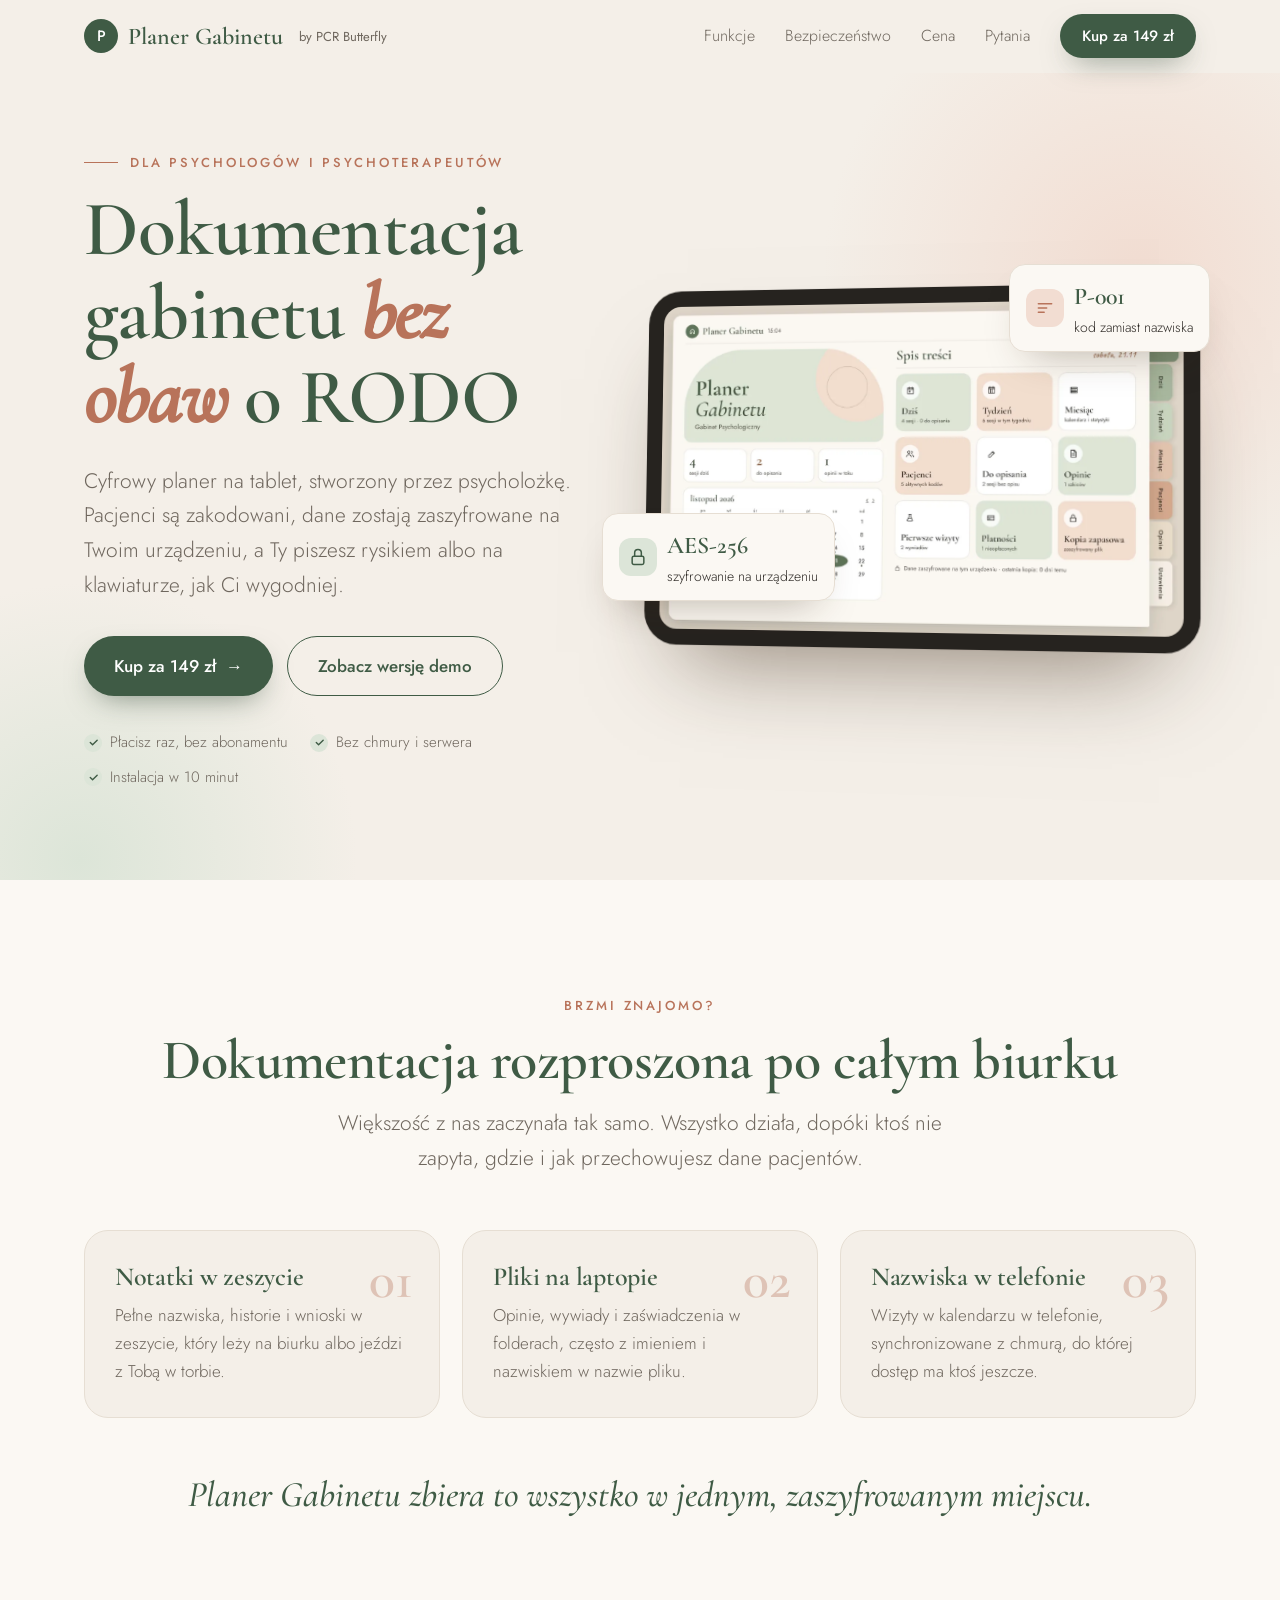
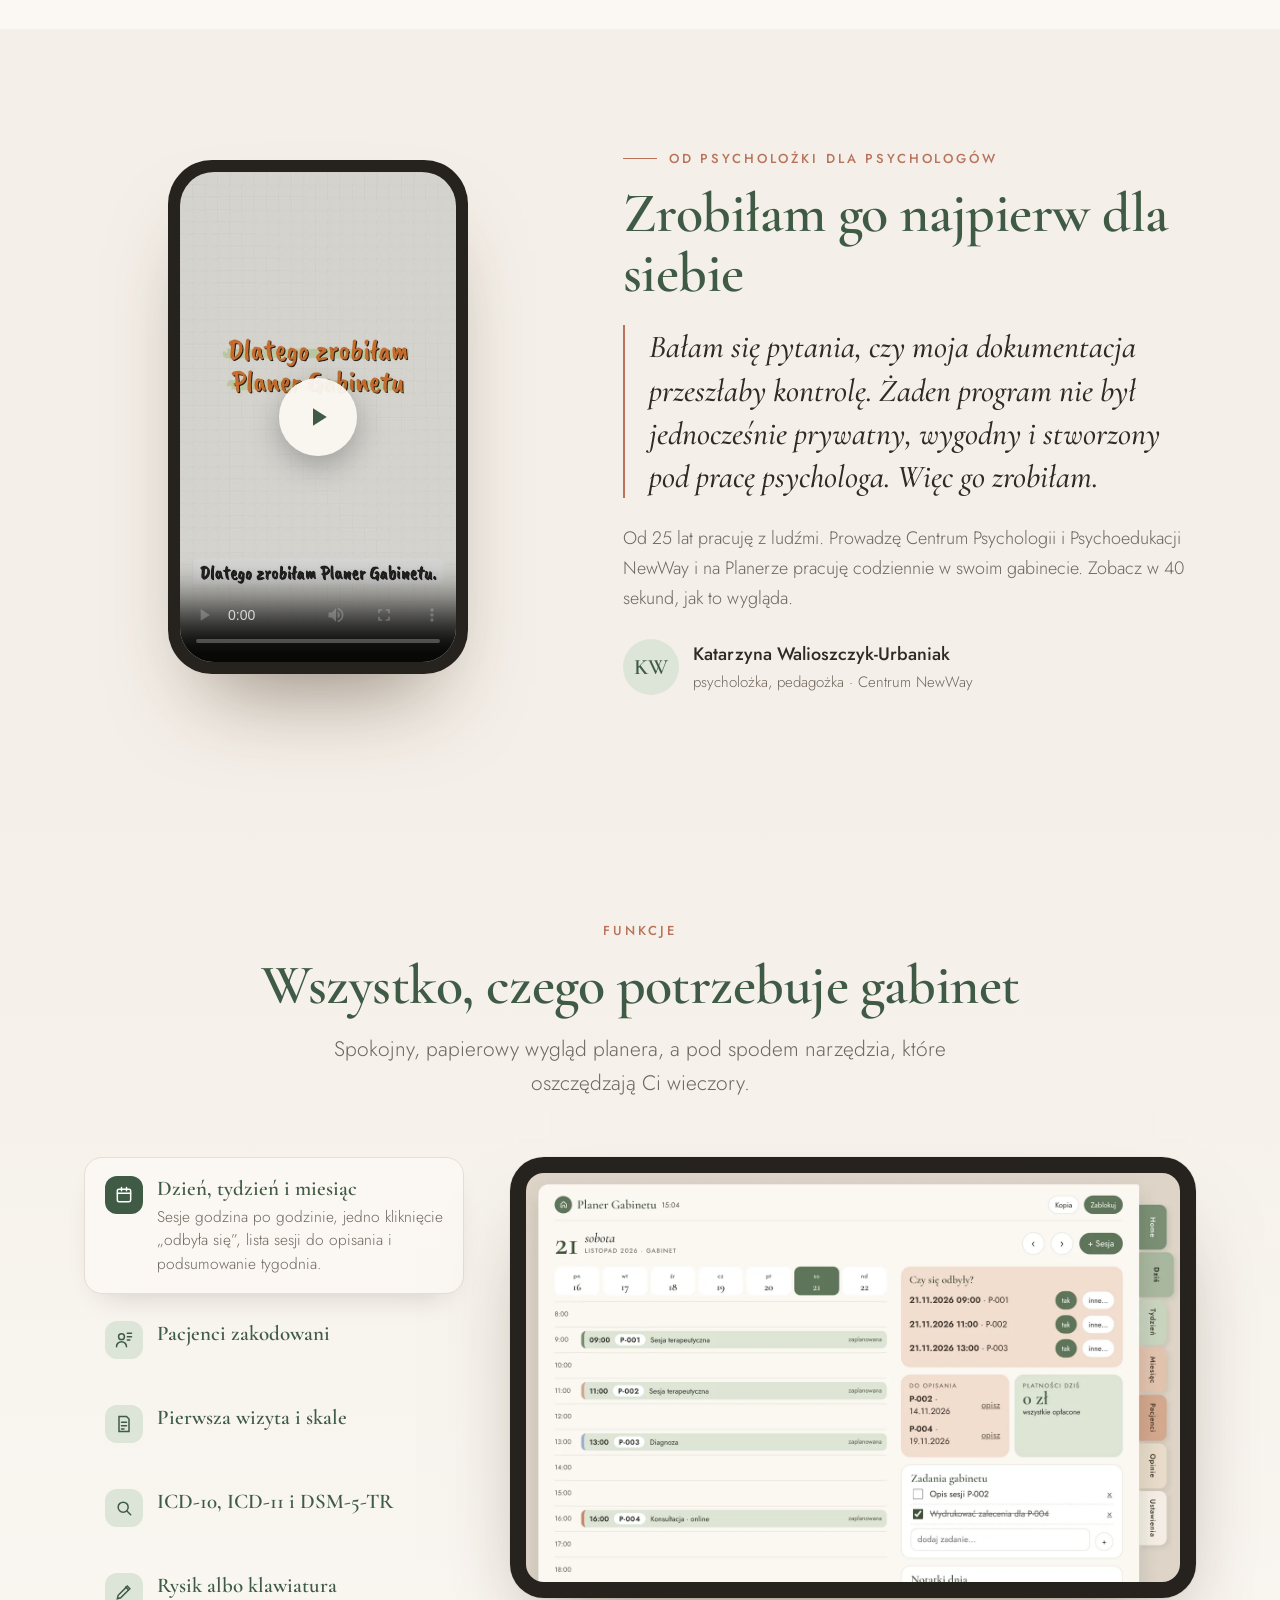
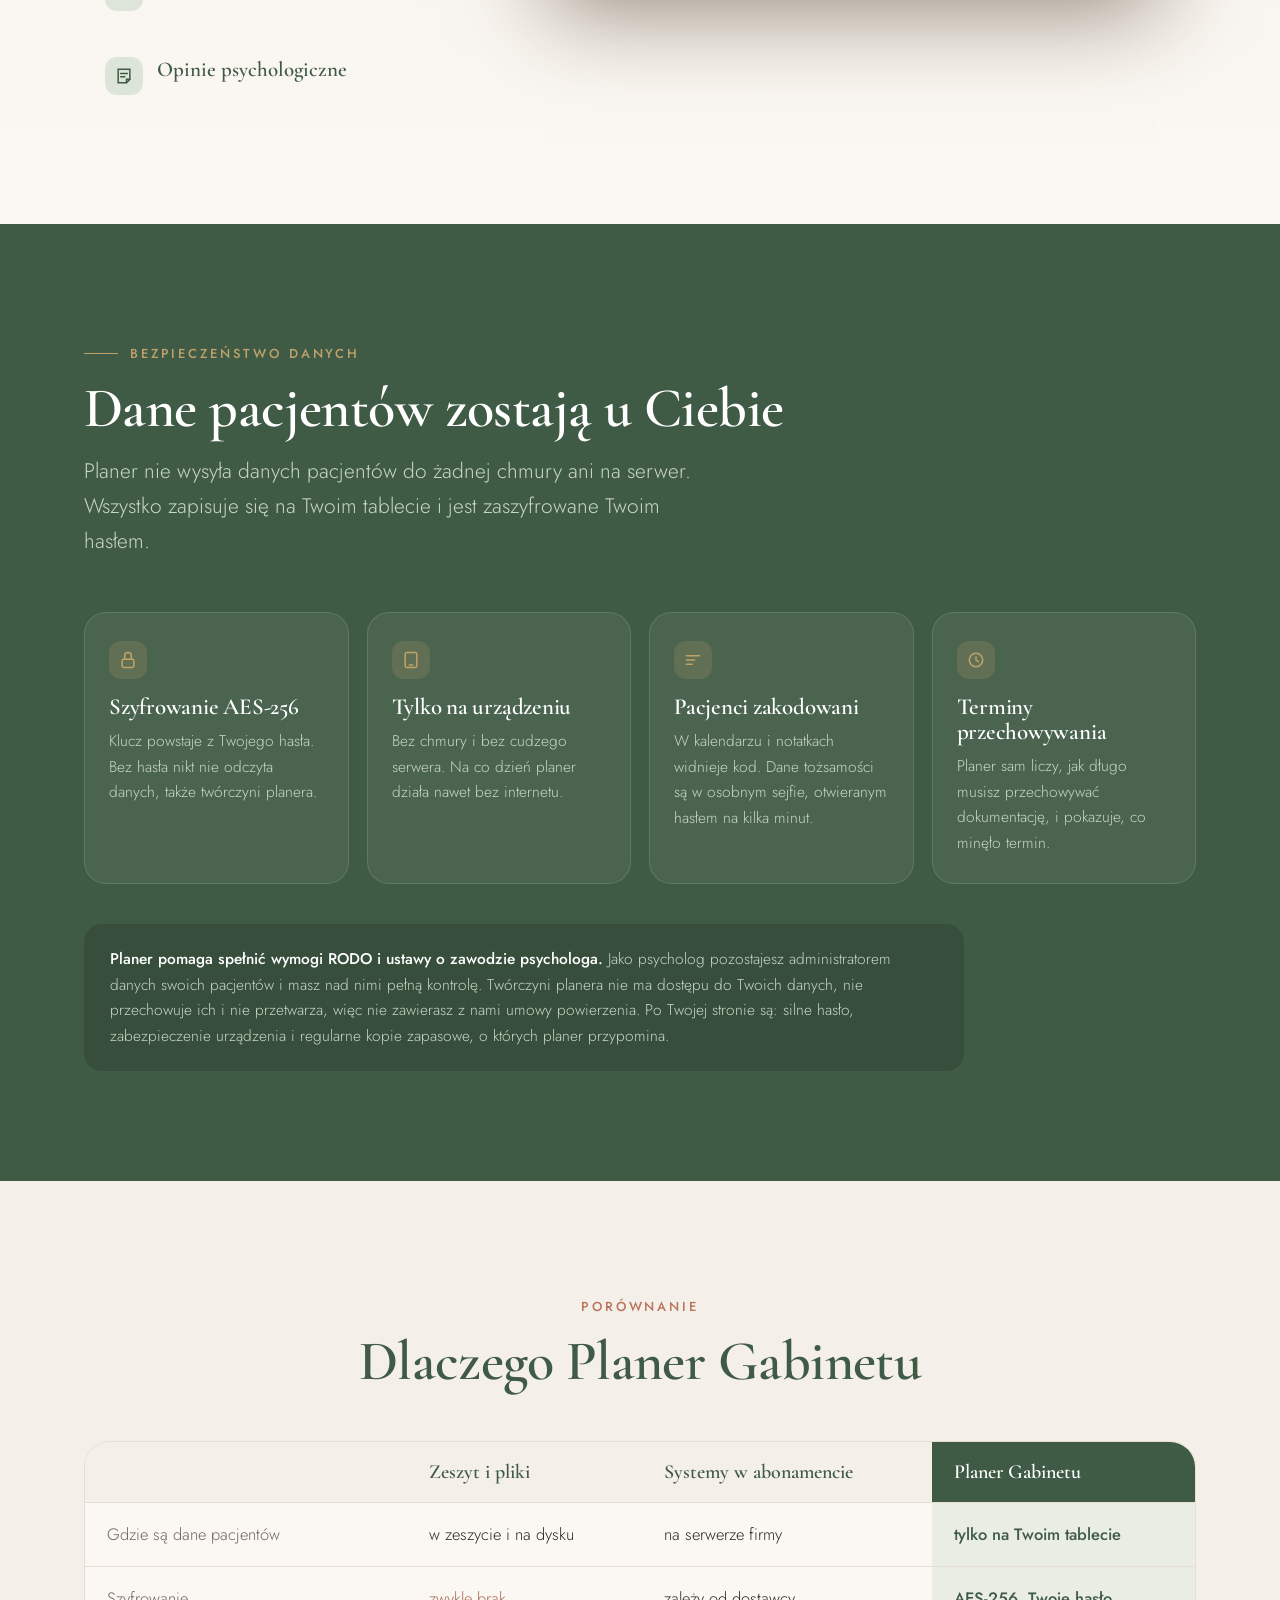
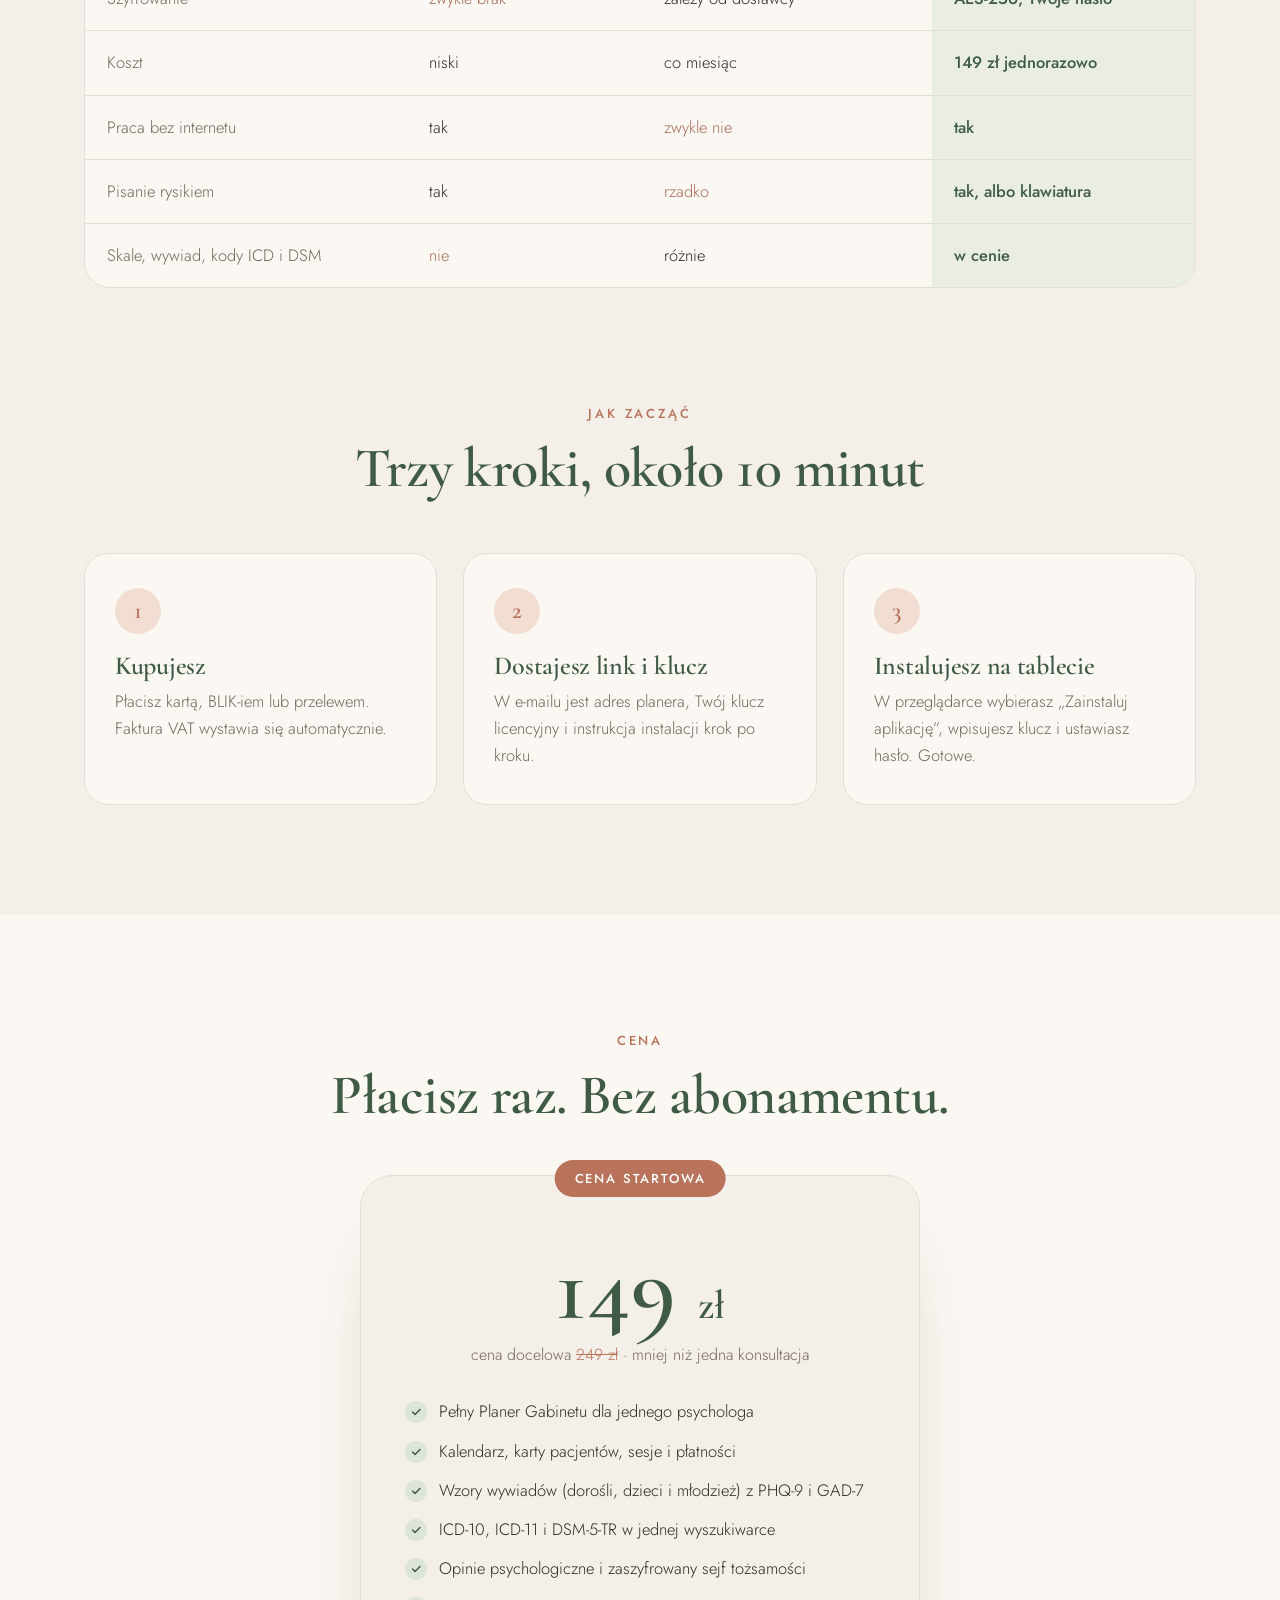
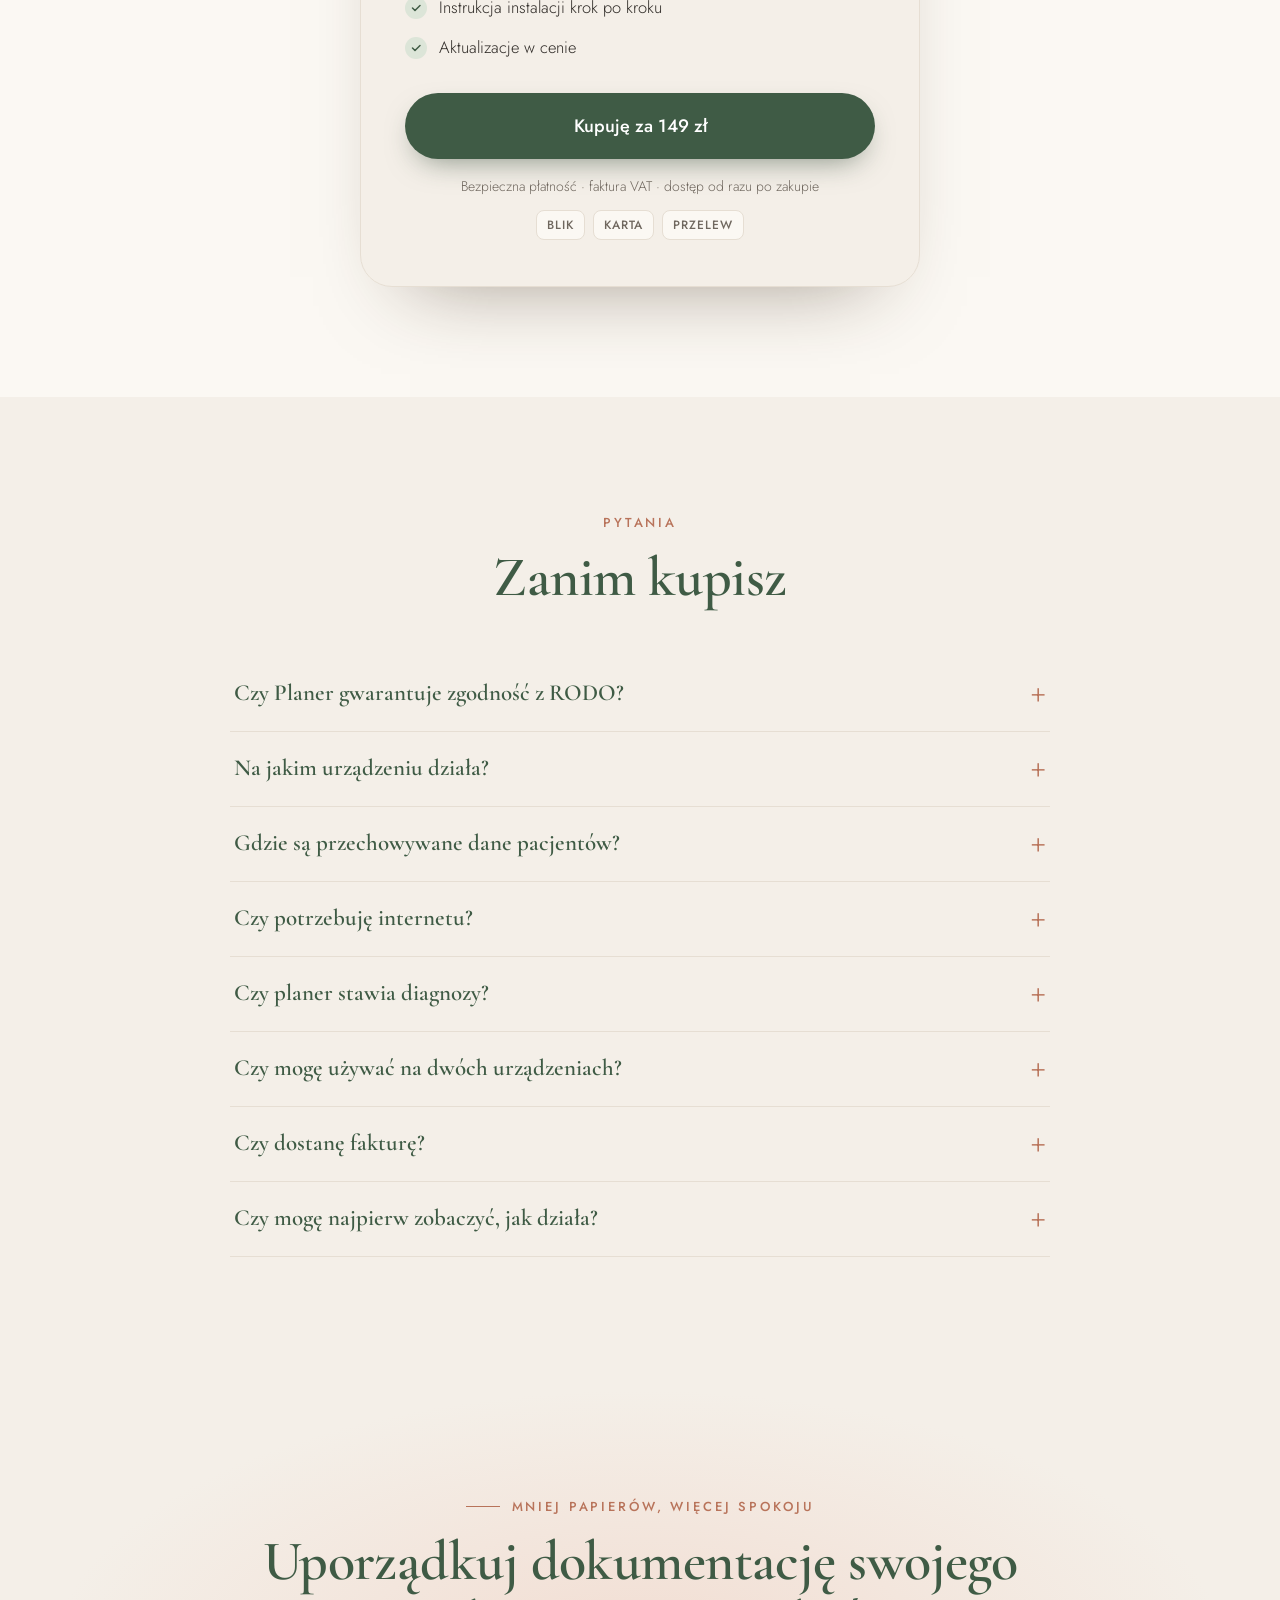
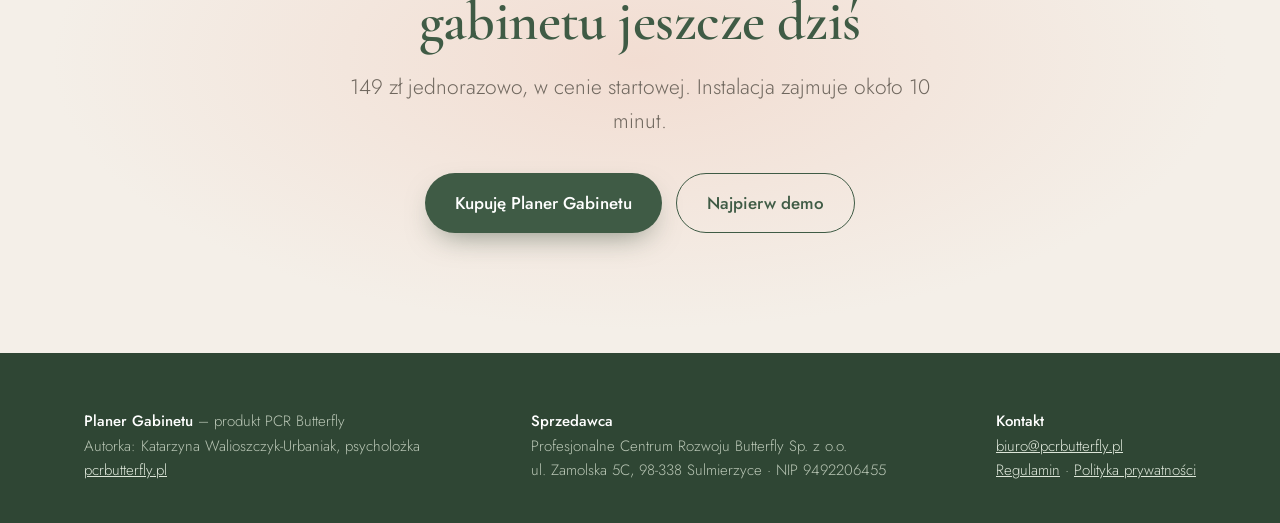
<file: index.html>
<!DOCTYPE html>
<html lang="pl">
<head>
<meta charset="utf-8">
<meta name="viewport" content="width=device-width, initial-scale=1">
<title>Planer Gabinetu – cyfrowy planer psychologa i psychoterapeuty | PCR Butterfly</title>
<meta name="description" content="Dokumentacja gabinetu bez obaw o RODO. Pacjenci zakodowani, dane zaszyfrowane tylko na Twoim tablecie. Wywiad, PHQ-9, GAD-7, ICD-10, ICD-11, DSM-5-TR. Płacisz raz – 149 zł.">
<meta property="og:title" content="Planer Gabinetu – dokumentacja gabinetu bez obaw o RODO">
<meta property="og:description" content="Cyfrowy planer psychologa na tablet. Pacjenci zakodowani, dane zaszyfrowane na Twoim urządzeniu. Płacisz raz – 149 zł.">
<meta property="og:image" content="assets/home.webp">
<link rel="stylesheet" href="assets/fonts/fonts.css">
<style>
:root{--bg:#F4EFE8;--paper:#FBF8F3;--ink:#2E2A26;--muted:#6F675E;--deep:#3F5B45;--deep2:#2F4634;--sage:#DCE5D8;--rose:#F2DDD2;--terra:#B8735A;--line:#E6DED3;--gold:#BFA26A}
*{box-sizing:border-box;margin:0;padding:0}
html{scroll-behavior:smooth}
body{background:var(--bg);color:var(--ink);font:300 18px/1.65 'Jost',system-ui,sans-serif;-webkit-font-smoothing:antialiased}
img,video{display:block;max-width:100%}
a{color:inherit}
h1,h2,h3{font-family:'Cormorant Garamond',Georgia,serif;font-weight:600;color:var(--deep);line-height:1.08;letter-spacing:-.01em}
h1{font-size:clamp(44px,6.2vw,78px)}
h2{font-size:clamp(36px,4.4vw,56px)}
h3{font-size:26px}
em{font-style:italic;color:var(--terra)}
b,strong{font-weight:500}
.wrap{max-width:1160px;margin:0 auto;padding:0 24px}
section{padding:110px 0}
.eyebrow{font:500 13px/1 'Jost';letter-spacing:.22em;text-transform:uppercase;color:var(--terra);margin-bottom:18px;display:inline-flex;align-items:center;gap:12px}
.eyebrow::before{content:"";width:34px;height:1px;background:var(--terra)}
.lead{font-size:21px;color:var(--muted);max-width:620px}
.center{text-align:center}.center .lead{margin:0 auto}.center .eyebrow::before{display:none}
.btn{display:inline-flex;align-items:center;gap:10px;padding:17px 30px;border-radius:999px;font:500 17px 'Jost';text-decoration:none;transition:transform .2s,box-shadow .2s,background .2s;cursor:pointer;border:0}
.btn.primary{background:var(--deep);color:#fff;box-shadow:0 12px 30px -12px rgba(47,70,52,.6)}
.btn.primary:hover{background:var(--deep2);transform:translateY(-2px)}
.btn.ghost{background:transparent;color:var(--deep);border:1.5px solid var(--deep)}
.btn.ghost:hover{background:var(--sage)}
.reveal{opacity:0;transform:translateY(24px);transition:opacity .8s ease,transform .8s ease}
.reveal.in{opacity:1;transform:none}

/* nav */
nav{position:sticky;top:0;z-index:40;background:rgba(244,239,232,.86);backdrop-filter:blur(12px);border-bottom:1px solid transparent;transition:border .3s}
nav.scrolled{border-color:var(--line)}
nav .wrap{display:flex;align-items:center;justify-content:space-between;height:72px}
.brand{font:600 24px 'Cormorant Garamond';color:var(--deep);text-decoration:none;display:flex;align-items:center;gap:10px}
.brand i{width:34px;height:34px;border-radius:50%;background:var(--deep);display:grid;place-items:center;color:#fff;font:500 15px 'Jost';font-style:normal}
nav .links{display:flex;gap:30px;align-items:center;font-size:16px}
nav .links a{text-decoration:none;color:var(--muted)}nav .links a:hover{color:var(--deep)}
nav .btn{padding:11px 22px;font-size:15px}
@media(max-width:860px){nav .links a:not(.btn){display:none}}

/* hero */
.hero{padding:70px 0 90px;position:relative;overflow:hidden}
.hero::before{content:"";position:absolute;right:-180px;top:-120px;width:640px;height:640px;border-radius:50%;background:radial-gradient(circle,var(--rose) 0%,rgba(242,221,210,0) 70%);z-index:-1}
.hero::after{content:"";position:absolute;left:-200px;bottom:-260px;width:560px;height:560px;border-radius:50%;background:radial-gradient(circle,var(--sage) 0%,rgba(220,229,216,0) 70%);z-index:-1}
.hero .grid{display:grid;grid-template-columns:1.02fr 1.15fr;gap:56px;align-items:center}
.hero h1{margin-bottom:24px}
.hero .lead{margin-bottom:34px}
.hero .ctas{display:flex;gap:14px;flex-wrap:wrap;margin-bottom:34px}
.trust{display:flex;flex-wrap:wrap;gap:10px 22px;font-size:15px;color:var(--muted)}
.trust span{display:flex;align-items:center;gap:8px}
.trust span::before{content:"";width:18px;height:18px;border-radius:50%;background:var(--sage) url("data:image/svg+xml,%3Csvg xmlns='http://www.w3.org/2000/svg' viewBox='0 0 24 24' fill='none' stroke='%233F5B45' stroke-width='3' stroke-linecap='round' stroke-linejoin='round'%3E%3Cpath d='M5 12l5 5L20 7'/%3E%3C/svg%3E") center/11px no-repeat}
.tablet{position:relative;background:#26231f;border-radius:34px;padding:16px;box-shadow:0 50px 90px -40px rgba(60,40,20,.55),0 0 0 1px rgba(0,0,0,.04);transform:perspective(1600px) rotateY(-9deg) rotateX(3deg);transition:transform .6s}
.tablet:hover{transform:perspective(1600px) rotateY(-3deg) rotateX(1deg)}
.tablet img{border-radius:18px;width:100%;height:auto;aspect-ratio:16/10;object-fit:cover;object-position:top}
.badge-float{position:absolute;background:var(--paper);border:1px solid var(--line);border-radius:16px;padding:12px 16px;box-shadow:0 20px 40px -20px rgba(60,40,20,.35);font-size:14px;display:flex;align-items:center;gap:10px;color:var(--ink)}
.badge-float b{font-family:'Cormorant Garamond';font-size:24px;color:var(--deep);font-weight:600}
.bf1{left:-34px;bottom:46px}.bf2{right:-14px;top:-22px}
.ico{width:38px;height:38px;border-radius:12px;display:grid;place-items:center;flex:0 0 38px}
.ico svg{width:20px;height:20px}
@media(max-width:600px){.badge-float{display:none}}
@media(max-width:960px){.hero .grid{grid-template-columns:1fr}.tablet{transform:none}.bf1{left:8px}.bf2{right:8px}}

/* problem */
.problem{background:var(--paper)}
.cards3{display:grid;grid-template-columns:repeat(3,1fr);gap:22px;margin-top:54px}
.pcard{background:var(--bg);border-radius:24px;padding:32px 30px;border:1px solid var(--line);position:relative}
.pcard .num{font:600 54px/1 'Cormorant Garamond';color:var(--terra);opacity:.35;position:absolute;right:26px;top:22px}
.pcard h3{margin-bottom:10px}
.pcard p{color:var(--muted);font-size:17px}
.turn{margin-top:54px;text-align:center;font:500 italic clamp(26px,3vw,36px)/1.3 'Cormorant Garamond';color:var(--deep)}
@media(max-width:860px){.cards3{grid-template-columns:1fr}}

/* founder */
.founder .grid{display:grid;grid-template-columns:.9fr 1.1fr;gap:70px;align-items:center}
.phone{width:300px;margin:0 auto;background:#26231f;border-radius:44px;padding:12px;box-shadow:0 50px 90px -40px rgba(60,40,20,.55);position:relative}
.phone video{border-radius:34px;width:100%;aspect-ratio:9/16;background:#000;object-fit:cover}
.phone .play{position:absolute;inset:12px;border-radius:34px;display:grid;place-items:center;background:rgba(38,35,31,.18);cursor:pointer;border:0;transition:opacity .3s}
.phone .play span{width:78px;height:78px;border-radius:50%;background:rgba(251,248,243,.95);display:grid;place-items:center;box-shadow:0 10px 30px rgba(0,0,0,.25)}
.phone .play.hide{opacity:0;pointer-events:none}
.quote{font:500 italic clamp(24px,2.6vw,32px)/1.35 'Cormorant Garamond';color:var(--ink);margin:22px 0 26px;padding-left:24px;border-left:2px solid var(--terra)}
.sign{display:flex;align-items:center;gap:14px;margin-top:26px}
.sign .av{width:56px;height:56px;border-radius:50%;background:var(--sage);display:grid;place-items:center;font:600 22px 'Cormorant Garamond';color:var(--deep)}
.sign small{display:block;color:var(--muted);font-size:15px}
@media(max-width:860px){.founder .grid{grid-template-columns:1fr;gap:40px}}

/* features tabs */
.features{background:linear-gradient(180deg,var(--bg),var(--paper))}
.ftabs{display:grid;grid-template-columns:380px 1fr;gap:46px;margin-top:56px;align-items:start}
.flist{display:flex;flex-direction:column;gap:8px}
.fbtn{text-align:left;background:transparent;border:1px solid transparent;border-radius:18px;padding:18px 20px;cursor:pointer;font:inherit;color:inherit;transition:all .25s;display:flex;gap:14px;align-items:flex-start}
.fbtn h4{font:600 21px/1.2 'Cormorant Garamond';color:var(--deep);margin-bottom:4px}
.fbtn p{font-size:15.5px;color:var(--muted);line-height:1.5;max-height:0;overflow:hidden;transition:max-height .35s}
.fbtn.on{background:var(--paper);border-color:var(--line);box-shadow:0 14px 30px -20px rgba(60,40,20,.3)}
.fbtn.on p{max-height:120px}
.fbtn .ico{background:var(--sage)}
.fbtn.on .ico{background:var(--deep)}.fbtn.on .ico svg{stroke:#fff}
.fview{position:sticky;top:100px}
.fview .tablet{transform:none}
.fview img{transition:opacity .35s}
@media(max-width:960px){.ftabs{grid-template-columns:1fr}.fview{position:static;order:-1}}

/* security */
.security{background:var(--deep);color:#EEF2EC;position:relative;overflow:hidden}
.security h2{color:#fff}.security .lead{color:#C9D5C6}.security .eyebrow{color:var(--gold)}.security .eyebrow::before{background:var(--gold)}
.sgrid{display:grid;grid-template-columns:repeat(4,1fr);gap:18px;margin-top:54px}
.scard{background:rgba(255,255,255,.06);border:1px solid rgba(255,255,255,.12);border-radius:22px;padding:28px 24px}
.scard h3{color:#fff;font-size:23px;margin:16px 0 8px}
.scard p{font-size:15.5px;color:#C9D5C6}
.scard .ico{background:rgba(191,162,106,.2)}.scard .ico svg{stroke:var(--gold)}
.legal{margin-top:40px;padding:22px 26px;border-radius:18px;background:rgba(0,0,0,.14);font-size:15.5px;color:#C9D5C6;max-width:880px}
.legal b{color:#fff}
@media(max-width:960px){.sgrid{grid-template-columns:1fr 1fr}}@media(max-width:560px){.sgrid{grid-template-columns:1fr}}

/* compare */
.cmp{margin-top:50px;background:var(--paper);border-radius:26px;border:1px solid var(--line);overflow:hidden}
.cmp table{width:100%;border-collapse:collapse;font-size:16.5px}
.cmp th,.cmp td{padding:18px 22px;text-align:left;border-bottom:1px solid var(--line)}
.cmp th{font:600 20px 'Cormorant Garamond';color:var(--deep);background:var(--bg)}
.cmp th.us,.cmp td.us{background:rgba(220,229,216,.55)}
.cmp th.us{background:var(--deep);color:#fff}
.cmp tr:last-child td{border-bottom:0}
.cmp td:first-child{color:var(--muted)}
.y{color:var(--deep);font-weight:500}.n{color:#A86B57}
@media(max-width:700px){.cmp{overflow-x:auto}.cmp table{min-width:640px}}

/* steps */
.steps{display:grid;grid-template-columns:repeat(3,1fr);gap:26px;margin-top:54px;counter-reset:s}
.step{background:var(--paper);border:1px solid var(--line);border-radius:24px;padding:34px 30px;position:relative}
.step::before{counter-increment:s;content:counter(s);width:46px;height:46px;border-radius:50%;background:var(--rose);color:var(--terra);display:grid;place-items:center;font:600 24px 'Cormorant Garamond';margin-bottom:18px}
.step h3{margin-bottom:8px}.step p{color:var(--muted);font-size:16.5px}
@media(max-width:860px){.steps{grid-template-columns:1fr}}

/* pricing */
.pricing{background:var(--paper)}
.pcardx{max-width:560px;margin:50px auto 0;background:var(--bg);border-radius:32px;border:1px solid var(--line);padding:46px 44px;text-align:center;box-shadow:0 40px 80px -50px rgba(60,40,20,.5);position:relative}
.ribbon{position:absolute;top:-16px;left:50%;transform:translateX(-50%);background:var(--terra);color:#fff;font:500 13px 'Jost';letter-spacing:.14em;text-transform:uppercase;padding:9px 20px;border-radius:999px}
.price{font:600 96px/1 'Cormorant Garamond';color:var(--deep);margin:18px 0 6px}
.price small{font-size:40px}
.old{color:var(--muted);font-size:16px}.old s{color:var(--terra)}
.incl{list-style:none;text-align:left;margin:30px 0 32px;display:grid;gap:12px;font-size:16.5px}
.incl li{display:flex;gap:12px;align-items:flex-start}
.incl li::before{content:"";flex:0 0 22px;height:22px;margin-top:3px;border-radius:50%;background:var(--sage) url("data:image/svg+xml,%3Csvg xmlns='http://www.w3.org/2000/svg' viewBox='0 0 24 24' fill='none' stroke='%233F5B45' stroke-width='3' stroke-linecap='round' stroke-linejoin='round'%3E%3Cpath d='M5 12l5 5L20 7'/%3E%3C/svg%3E") center/12px no-repeat}
.pcardx .btn{width:100%;justify-content:center;font-size:18px;padding:20px}
.fine{margin-top:16px;font-size:14px;color:var(--muted)}
.pay{display:flex;justify-content:center;gap:8px;margin-top:12px;flex-wrap:wrap}
.pay span{font:500 12px 'Jost';letter-spacing:.08em;border:1px solid var(--line);border-radius:8px;padding:5px 10px;color:var(--muted);background:var(--paper)}

/* faq */
.faq{max-width:820px;margin:50px auto 0}
.faq details{border-bottom:1px solid var(--line);padding:22px 4px}
.faq summary{cursor:pointer;list-style:none;font:600 23px/1.3 'Cormorant Garamond';color:var(--deep);display:flex;justify-content:space-between;gap:20px}
.faq summary::-webkit-details-marker{display:none}
.faq summary::after{content:"+";font:300 28px/1 'Jost';color:var(--terra);transition:transform .3s}
.faq details[open] summary::after{transform:rotate(45deg)}
.faq p{margin-top:12px;color:var(--muted);font-size:17px}

/* final */
.final{text-align:center;padding:120px 0;background:radial-gradient(ellipse at center,var(--rose) 0%,var(--bg) 65%)}
.final h2{max-width:760px;margin:0 auto 18px}
.final .ctas{display:flex;justify-content:center;gap:14px;flex-wrap:wrap;margin-top:34px}

footer{background:var(--deep2);color:#B9C6B5;padding:56px 0 40px;font-size:15px}
footer .wrap{display:flex;flex-wrap:wrap;justify-content:space-between;gap:28px}
footer b{color:#fff;font-weight:500}
footer a{color:#DDE6D9}
.sticky-buy{display:none}
@media(max-width:700px){section{padding:80px 0}.sticky-buy{display:flex;position:fixed;bottom:12px;left:12px;right:12px;z-index:50;justify-content:center;box-shadow:0 14px 34px rgba(0,0,0,.28)}footer{padding-bottom:110px}}
</style>
</head>
<body>

<nav id="nav"><div class="wrap">
  <a class="brand" href="#top"><i>P</i>Planer Gabinetu <small style="font:400 13px Jost;color:var(--muted);margin-left:6px">by PCR Butterfly</small></a>
  <div class="links"><a href="#funkcje">Funkcje</a><a href="#bezpieczenstwo">Bezpieczeństwo</a><a href="#cena">Cena</a><a href="#faq">Pytania</a><a class="btn primary js-buy" href="#cena">Kup za 149 zł</a></div>
</div></nav>

<header class="hero" id="top"><div class="wrap grid">
  <div class="reveal">
    <div class="eyebrow">Dla psychologów i psychoterapeutów</div>
    <h1>Dokumentacja gabinetu <em>bez obaw</em> o RODO</h1>
    <p class="lead">Cyfrowy planer na tablet, stworzony przez psycholożkę. Pacjenci są zakodowani, dane zostają zaszyfrowane na Twoim urządzeniu, a Ty piszesz rysikiem albo na klawiaturze, jak Ci wygodniej.</p>
    <div class="ctas"><a class="btn primary js-buy" href="#cena">Kup za 149 zł <span aria-hidden="true">→</span></a><a class="btn ghost js-demo" href="#" target="_blank" rel="noopener">Zobacz wersję demo</a></div>
    <div class="trust"><span>Płacisz raz, bez abonamentu</span><span>Bez chmury i serwera</span><span>Instalacja w 10 minut</span></div>
  </div>
  <div class="reveal" style="position:relative">
    <div class="tablet"><img src="assets/home.webp" alt="Ekran główny Planera Gabinetu: spis treści, kalendarz, sesje dnia" width="1440" height="900"></div>
    <div class="badge-float bf1"><div class="ico" style="background:var(--sage)"><svg viewBox="0 0 24 24" fill="none" stroke="#3F5B45" stroke-width="1.8" stroke-linecap="round"><rect x="5" y="11" width="14" height="10" rx="2"/><path d="M8 11V7a4 4 0 0 1 8 0v4"/></svg></div><div><b>AES-256</b><br>szyfrowanie na urządzeniu</div></div>
    <div class="badge-float bf2"><div class="ico" style="background:var(--rose)"><svg viewBox="0 0 24 24" fill="none" stroke="#B8735A" stroke-width="1.8" stroke-linecap="round"><path d="M4 7h16M4 12h10M4 17h7"/></svg></div><div><b>P-001</b><br>kod zamiast nazwiska</div></div>
  </div>
</div></header>

<section class="problem"><div class="wrap">
  <div class="center reveal"><div class="eyebrow">Brzmi znajomo?</div><h2>Dokumentacja rozproszona po całym biurku</h2><p class="lead" style="margin-top:16px">Większość z nas zaczynała tak samo. Wszystko działa, dopóki ktoś nie zapyta, gdzie i jak przechowujesz dane pacjentów.</p></div>
  <div class="cards3">
    <div class="pcard reveal"><span class="num">01</span><h3>Notatki w zeszycie</h3><p>Pełne nazwiska, historie i wnioski w zeszycie, który leży na biurku albo jeździ z Tobą w torbie.</p></div>
    <div class="pcard reveal"><span class="num">02</span><h3>Pliki na laptopie</h3><p>Opinie, wywiady i zaświadczenia w folderach, często z imieniem i nazwiskiem w nazwie pliku.</p></div>
    <div class="pcard reveal"><span class="num">03</span><h3>Nazwiska w telefonie</h3><p>Wizyty w kalendarzu w telefonie, synchronizowane z chmurą, do której dostęp ma ktoś jeszcze.</p></div>
  </div>
  <p class="turn reveal">Planer Gabinetu zbiera to wszystko w jednym, zaszyfrowanym miejscu.</p>
</div></section>

<section class="founder"><div class="wrap grid">
  <div class="reveal"><div class="phone">
    <video id="film" src="assets/film.mp4" poster="assets/film-poster.jpg" playsinline preload="metadata" controls></video>
    <button class="play" id="playBtn" aria-label="Odtwórz film"><span><svg width="30" height="30" viewBox="0 0 24 24" fill="#3F5B45"><path d="M8 5v14l11-7z"/></svg></span></button>
  </div></div>
  <div class="reveal">
    <div class="eyebrow">Od psycholożki dla psychologów</div>
    <h2>Zrobiłam go najpierw dla siebie</h2>
    <p class="quote">Bałam się pytania, czy moja dokumentacja przeszłaby kontrolę. Żaden program nie był jednocześnie prywatny, wygodny i stworzony pod pracę psychologa. Więc go zrobiłam.</p>
    <p class="lead" style="font-size:18px">Od 25 lat pracuję z ludźmi. Prowadzę Centrum Psychologii i Psychoedukacji NewWay i na Planerze pracuję codziennie w swoim gabinecie. Zobacz w 40 sekund, jak to wygląda.</p>
    <div class="sign"><div class="av">KW</div><div><b>Katarzyna Walioszczyk-Urbaniak</b><small>psycholożka, pedagożka · Centrum NewWay</small></div></div>
  </div>
</div></section>

<section class="features" id="funkcje"><div class="wrap">
  <div class="center reveal"><div class="eyebrow">Funkcje</div><h2>Wszystko, czego potrzebuje gabinet</h2><p class="lead" style="margin-top:16px">Spokojny, papierowy wygląd planera, a pod spodem narzędzia, które oszczędzają Ci wieczory.</p></div>
  <div class="ftabs">
    <div class="flist" id="flist">
      <button class="fbtn on" data-img="day"><div class="ico"><svg viewBox="0 0 24 24" fill="none" stroke="#3F5B45" stroke-width="1.8" stroke-linecap="round"><rect x="4" y="5" width="16" height="15" rx="2"/><path d="M4 10h16M9 3v4M15 3v4"/></svg></div><div><h4>Dzień, tydzień i miesiąc</h4><p>Sesje godzina po godzinie, jedno kliknięcie „odbyła się”, lista sesji do opisania i podsumowanie tygodnia.</p></div></button>
      <button class="fbtn" data-img="patients"><div class="ico"><svg viewBox="0 0 24 24" fill="none" stroke="#3F5B45" stroke-width="1.8" stroke-linecap="round"><circle cx="9" cy="8" r="3.5"/><path d="M3 20c0-3.3 2.7-6 6-6s6 2.7 6 6M16 4h5M16 8h5M16 12h3"/></svg></div><div><h4>Pacjenci zakodowani</h4><p>Każdy pacjent to kod, np. P-001. Imiona, PESEL i adres trzymasz w osobnym, zaszyfrowanym sejfie tożsamości.</p></div></button>
      <button class="fbtn" data-img="pat_pierwsza"><div class="ico"><svg viewBox="0 0 24 24" fill="none" stroke="#3F5B45" stroke-width="1.8" stroke-linecap="round"><path d="M6 3h9l3 3v15H6z"/><path d="M9 10h6M9 14h6M9 18h3"/></svg></div><div><h4>Pierwsza wizyta i skale</h4><p>Gotowe wzory wywiadu dla dorosłych oraz dzieci i młodzieży, PHQ-9 i GAD-7 liczone na bieżąco, wydruk zaleceń dla pacjenta.</p></div></button>
      <button class="fbtn" data-img="pat_icd"><div class="ico"><svg viewBox="0 0 24 24" fill="none" stroke="#3F5B45" stroke-width="1.8" stroke-linecap="round"><circle cx="11" cy="11" r="6"/><path d="M20 20l-4.5-4.5"/></svg></div><div><h4>ICD-10, ICD-11 i DSM-5-TR</h4><p>Jedna wyszukiwarka kodów i statusy rozpoznań: od hipotezy do potwierdzonego. Rozpoznanie zawsze stawiasz Ty.</p></div></button>
      <button class="fbtn" data-img="pat_sesje"><div class="ico"><svg viewBox="0 0 24 24" fill="none" stroke="#3F5B45" stroke-width="1.8" stroke-linecap="round"><path d="M4 20l4-1 11-11-3-3L5 16z"/><path d="M14 6l3 3"/></svg></div><div><h4>Rysik albo klawiatura</h4><p>Opis każdej sesji piszesz odręcznie albo z klawiatury. Dokumentację drukujesz jednym przyciskiem.</p></div></button>
      <button class="fbtn" data-img="pat_opinie"><div class="ico"><svg viewBox="0 0 24 24" fill="none" stroke="#3F5B45" stroke-width="1.8" stroke-linecap="round"><path d="M5 4h14v12l-4 4H5z"/><path d="M15 20v-4h4M8 9h8M8 13h5"/></svg></div><div><h4>Opinie psychologiczne</h4><p>Uporządkowany szablon opinii z miejscem na metody, wyniki, wnioski i zalecenia, gotowy do wydruku.</p></div></button>
    </div>
    <div class="fview reveal"><div class="tablet"><img id="fimg" src="assets/day.webp" alt="Widok funkcji Planera Gabinetu" width="1440" height="900"></div></div>
  </div>
</div></section>

<section class="security" id="bezpieczenstwo"><div class="wrap">
  <div class="reveal"><div class="eyebrow">Bezpieczeństwo danych</div><h2>Dane pacjentów zostają u Ciebie</h2><p class="lead" style="margin-top:16px">Planer nie wysyła danych pacjentów do żadnej chmury ani na serwer. Wszystko zapisuje się na Twoim tablecie i jest zaszyfrowane Twoim hasłem.</p></div>
  <div class="sgrid">
    <div class="scard reveal"><div class="ico"><svg viewBox="0 0 24 24" fill="none" stroke-width="1.8" stroke-linecap="round"><rect x="5" y="11" width="14" height="10" rx="2"/><path d="M8 11V7a4 4 0 0 1 8 0v4"/></svg></div><h3>Szyfrowanie AES-256</h3><p>Klucz powstaje z Twojego hasła. Bez hasła nikt nie odczyta danych, także twórczyni planera.</p></div>
    <div class="scard reveal"><div class="ico"><svg viewBox="0 0 24 24" fill="none" stroke-width="1.8" stroke-linecap="round"><rect x="5" y="3" width="14" height="18" rx="2"/><path d="M10 18h4"/></svg></div><h3>Tylko na urządzeniu</h3><p>Bez chmury i bez cudzego serwera. Na co dzień planer działa nawet bez internetu.</p></div>
    <div class="scard reveal"><div class="ico"><svg viewBox="0 0 24 24" fill="none" stroke-width="1.8" stroke-linecap="round"><path d="M4 7h16M4 12h10M4 17h7"/></svg></div><h3>Pacjenci zakodowani</h3><p>W kalendarzu i notatkach widnieje kod. Dane tożsamości są w osobnym sejfie, otwieranym hasłem na kilka minut.</p></div>
    <div class="scard reveal"><div class="ico"><svg viewBox="0 0 24 24" fill="none" stroke-width="1.8" stroke-linecap="round"><circle cx="12" cy="12" r="8"/><path d="M12 8v4l3 2"/></svg></div><h3>Terminy przechowywania</h3><p>Planer sam liczy, jak długo musisz przechowywać dokumentację, i pokazuje, co minęło termin.</p></div>
  </div>
  <p class="legal reveal"><b>Planer pomaga spełnić wymogi RODO i ustawy o zawodzie psychologa.</b> Jako psycholog pozostajesz administratorem danych swoich pacjentów i masz nad nimi pełną kontrolę. Twórczyni planera nie ma dostępu do Twoich danych, nie przechowuje ich i nie przetwarza, więc nie zawierasz z nami umowy powierzenia. Po Twojej stronie są: silne hasło, zabezpieczenie urządzenia i regularne kopie zapasowe, o których planer przypomina.</p>
</div></section>

<section><div class="wrap">
  <div class="center reveal"><div class="eyebrow">Porównanie</div><h2>Dlaczego Planer Gabinetu</h2></div>
  <div class="cmp reveal"><table>
    <tr><th></th><th>Zeszyt i pliki</th><th>Systemy w abonamencie</th><th class="us">Planer Gabinetu</th></tr>
    <tr><td>Gdzie są dane pacjentów</td><td>w zeszycie i na dysku</td><td>na serwerze firmy</td><td class="us y">tylko na Twoim tablecie</td></tr>
    <tr><td>Szyfrowanie</td><td class="n">zwykle brak</td><td>zależy od dostawcy</td><td class="us y">AES-256, Twoje hasło</td></tr>
    <tr><td>Koszt</td><td>niski</td><td>co miesiąc</td><td class="us y">149 zł jednorazowo</td></tr>
    <tr><td>Praca bez internetu</td><td>tak</td><td class="n">zwykle nie</td><td class="us y">tak</td></tr>
    <tr><td>Pisanie rysikiem</td><td>tak</td><td class="n">rzadko</td><td class="us y">tak, albo klawiatura</td></tr>
    <tr><td>Skale, wywiad, kody ICD i DSM</td><td class="n">nie</td><td>różnie</td><td class="us y">w cenie</td></tr>
  </table></div>
</div></section>

<section style="padding-top:0"><div class="wrap">
  <div class="center reveal"><div class="eyebrow">Jak zacząć</div><h2>Trzy kroki, około 10 minut</h2></div>
  <div class="steps">
    <div class="step reveal"><h3>Kupujesz</h3><p>Płacisz kartą, BLIK-iem lub przelewem. Faktura VAT wystawia się automatycznie.</p></div>
    <div class="step reveal"><h3>Dostajesz link i klucz</h3><p>W e-mailu jest adres planera, Twój klucz licencyjny i instrukcja instalacji krok po kroku.</p></div>
    <div class="step reveal"><h3>Instalujesz na tablecie</h3><p>W przeglądarce wybierasz „Zainstaluj aplikację”, wpisujesz klucz i ustawiasz hasło. Gotowe.</p></div>
  </div>
</div></section>

<section class="pricing" id="cena"><div class="wrap">
  <div class="center reveal"><div class="eyebrow">Cena</div><h2>Płacisz raz. Bez abonamentu.</h2></div>
  <div class="pcardx reveal">
    <div class="ribbon">Cena startowa</div>
    <div class="price">149 <small>zł</small></div>
    <div class="old">cena docelowa <s>249 zł</s> · mniej niż jedna konsultacja</div>
    <ul class="incl">
      <li>Pełny Planer Gabinetu dla jednego psychologa</li>
      <li>Kalendarz, karty pacjentów, sesje i płatności</li>
      <li>Wzory wywiadów (dorośli, dzieci i młodzież) z PHQ-9 i GAD-7</li>
      <li>ICD-10, ICD-11 i DSM-5-TR w jednej wyszukiwarce</li>
      <li>Opinie psychologiczne i zaszyfrowany sejf tożsamości</li>
      <li>Instrukcja instalacji krok po kroku</li>
      <li>Aktualizacje w cenie</li>
    </ul>
    <a class="btn primary js-buy" href="#">Kupuję za 149 zł</a>
    <p class="fine">Bezpieczna płatność · faktura VAT · dostęp od razu po zakupie</p>
    <div class="pay"><span>BLIK</span><span>KARTA</span><span>PRZELEW</span></div>
  </div>
</div></section>

<section id="faq"><div class="wrap">
  <div class="center reveal"><div class="eyebrow">Pytania</div><h2>Zanim kupisz</h2></div>
  <div class="faq">
    <details><summary>Czy Planer gwarantuje zgodność z RODO?</summary><p>Żaden program tego nie gwarantuje, bo za dane odpowiada administrator, czyli psycholog. Planer daje Ci narzędzia, które pomagają spełnić wymogi RODO i ustawy o zawodzie psychologa: kodowanie pacjentów, szyfrowanie, przechowywanie wyłącznie na Twoim urządzeniu i pilnowanie terminów przechowywania dokumentacji.</p></details>
    <details><summary>Na jakim urządzeniu działa?</summary><p>Na tablecie z Androidem lub iPadzie, a także na komputerze. Najlepiej w Chrome lub Safari. Planer jest projektowany pod tablet z rysikiem, ale rysik nie jest konieczny.</p></details>
    <details><summary>Gdzie są przechowywane dane pacjentów?</summary><p>Tylko na Twoim urządzeniu, zaszyfrowane Twoim hasłem. Nie ma serwera z danymi. Dlatego regularnie rób kopię zapasową, bo planer o niej przypomina. Zapomnianego hasła nie da się odzyskać. Jeśli chcesz, możesz włączyć wysyłanie samych terminów do swojego Kalendarza Google: trafiają tam tylko kod pacjenta, godzina i rodzaj spotkania, bez nazwisk i notatek. Ta opcja jest domyślnie wyłączona.</p></details>
    <details><summary>Czy potrzebuję internetu?</summary><p>Tylko przy pierwszej instalacji i do pobrania aktualizacji. Na co dzień planer działa offline.</p></details>
    <details><summary>Czy planer stawia diagnozy?</summary><p>Nie. Planer porządkuje dokumentację i liczy wyniki skal przesiewowych. Rozpoznanie, kody i wnioski wpisujesz sama, na podstawie własnej oceny klinicznej.</p></details>
    <details><summary>Czy mogę używać na dwóch urządzeniach?</summary><p>Licencja jest dla jednej osoby. Dane możesz przenieść między urządzeniami przez zaszyfrowaną kopię zapasową, ale się nie synchronizują. Najwygodniej pracować na jednym tablecie.</p></details>
    <details><summary>Czy dostanę fakturę?</summary><p>Tak, faktura VAT wystawia się automatycznie po zakupie. Wystarczy podać NIP w formularzu.</p></details>
    <details><summary>Czy mogę najpierw zobaczyć, jak działa?</summary><p>Tak. Wersja demo z przykładowymi danymi jest dostępna bez zakupu: <a class="js-demo" href="#" target="_blank" rel="noopener">otwórz demo</a>.</p></details>
  </div>
</div></section>

<section class="final"><div class="wrap reveal">
  <div class="eyebrow">Mniej papierów, więcej spokoju</div>
  <h2>Uporządkuj dokumentację swojego gabinetu jeszcze dziś</h2>
  <p class="lead" style="margin:0 auto">149 zł jednorazowo, w cenie startowej. Instalacja zajmuje około 10 minut.</p>
  <div class="ctas"><a class="btn primary js-buy" href="#cena">Kupuję Planer Gabinetu</a><a class="btn ghost js-demo" href="#" target="_blank" rel="noopener">Najpierw demo</a></div>
</div></section>

<footer><div class="wrap">
  <div><b>Planer Gabinetu</b> – produkt PCR Butterfly<br>Autorka: Katarzyna Walioszczyk-Urbaniak, psycholożka<br><a href="https://www.pcrbutterfly.pl">pcrbutterfly.pl</a></div>
  <div><b>Sprzedawca</b><br>Profesjonalne Centrum Rozwoju Butterfly Sp. z o.o.<br>ul. Zamolska 5C, 98-338 Sulmierzyce · NIP 9492206455</div>
  <div><b>Kontakt</b><br><a href="mailto:biuro@pcrbutterfly.pl">biuro@pcrbutterfly.pl</a><br><a href="#" class="js-regulamin">Regulamin</a> · <a href="#" class="js-prywatnosc">Polityka prywatności</a></div>
</div></footer>

<a class="btn primary sticky-buy js-buy" href="#cena">Kup Planer · 149 zł</a>

<script>
/* === LINKI: uzupełnij regulamin i politykę prywatności === */
const LINKI = {
  kup: 'https://cart.easy.tools/checkout/89397755/planer-gabinetu-cyfrowy-planer-psychologa',
  demo: 'https://kwalioszczyk-bot.github.io/planer-psychologa/app/#demo',
  regulamin: '/regulamin.html',
  prywatnosc: '/polityka-prywatnosci.html'
};
for (const [k, cls] of [['kup','.js-buy'],['demo','.js-demo'],['regulamin','.js-regulamin'],['prywatnosc','.js-prywatnosc']])
  if (LINKI[k]) document.querySelectorAll(cls).forEach(a => a.href = LINKI[k]);

const io = new IntersectionObserver(es => es.forEach(e => { if (e.isIntersecting) { e.target.classList.add('in'); io.unobserve(e.target) } }), { threshold: .12 });
document.querySelectorAll('.reveal').forEach(el => io.observe(el));
const nav = document.getElementById('nav');
addEventListener('scroll', () => nav.classList.toggle('scrolled', scrollY > 10), { passive: true });

const fimg = document.getElementById('fimg');
document.querySelectorAll('.fbtn').forEach(b => b.addEventListener('click', () => {
  document.querySelectorAll('.fbtn').forEach(x => x.classList.remove('on')); b.classList.add('on');
  fimg.style.opacity = 0; setTimeout(() => { fimg.src = 'assets/' + b.dataset.img + '.webp'; fimg.onload = () => fimg.style.opacity = 1 }, 200);
}));
['day','patients','pat_pierwsza','pat_icd','pat_sesje','pat_opinie'].forEach(n => { const i = new Image(); i.src = 'assets/' + n + '.webp' });

const film = document.getElementById('film'), pb = document.getElementById('playBtn');
pb.addEventListener('click', () => { film.play(); pb.classList.add('hide') });
film.addEventListener('pause', () => { if (!film.ended) return; pb.classList.remove('hide') });
</script>
</body>
</html>
</file>
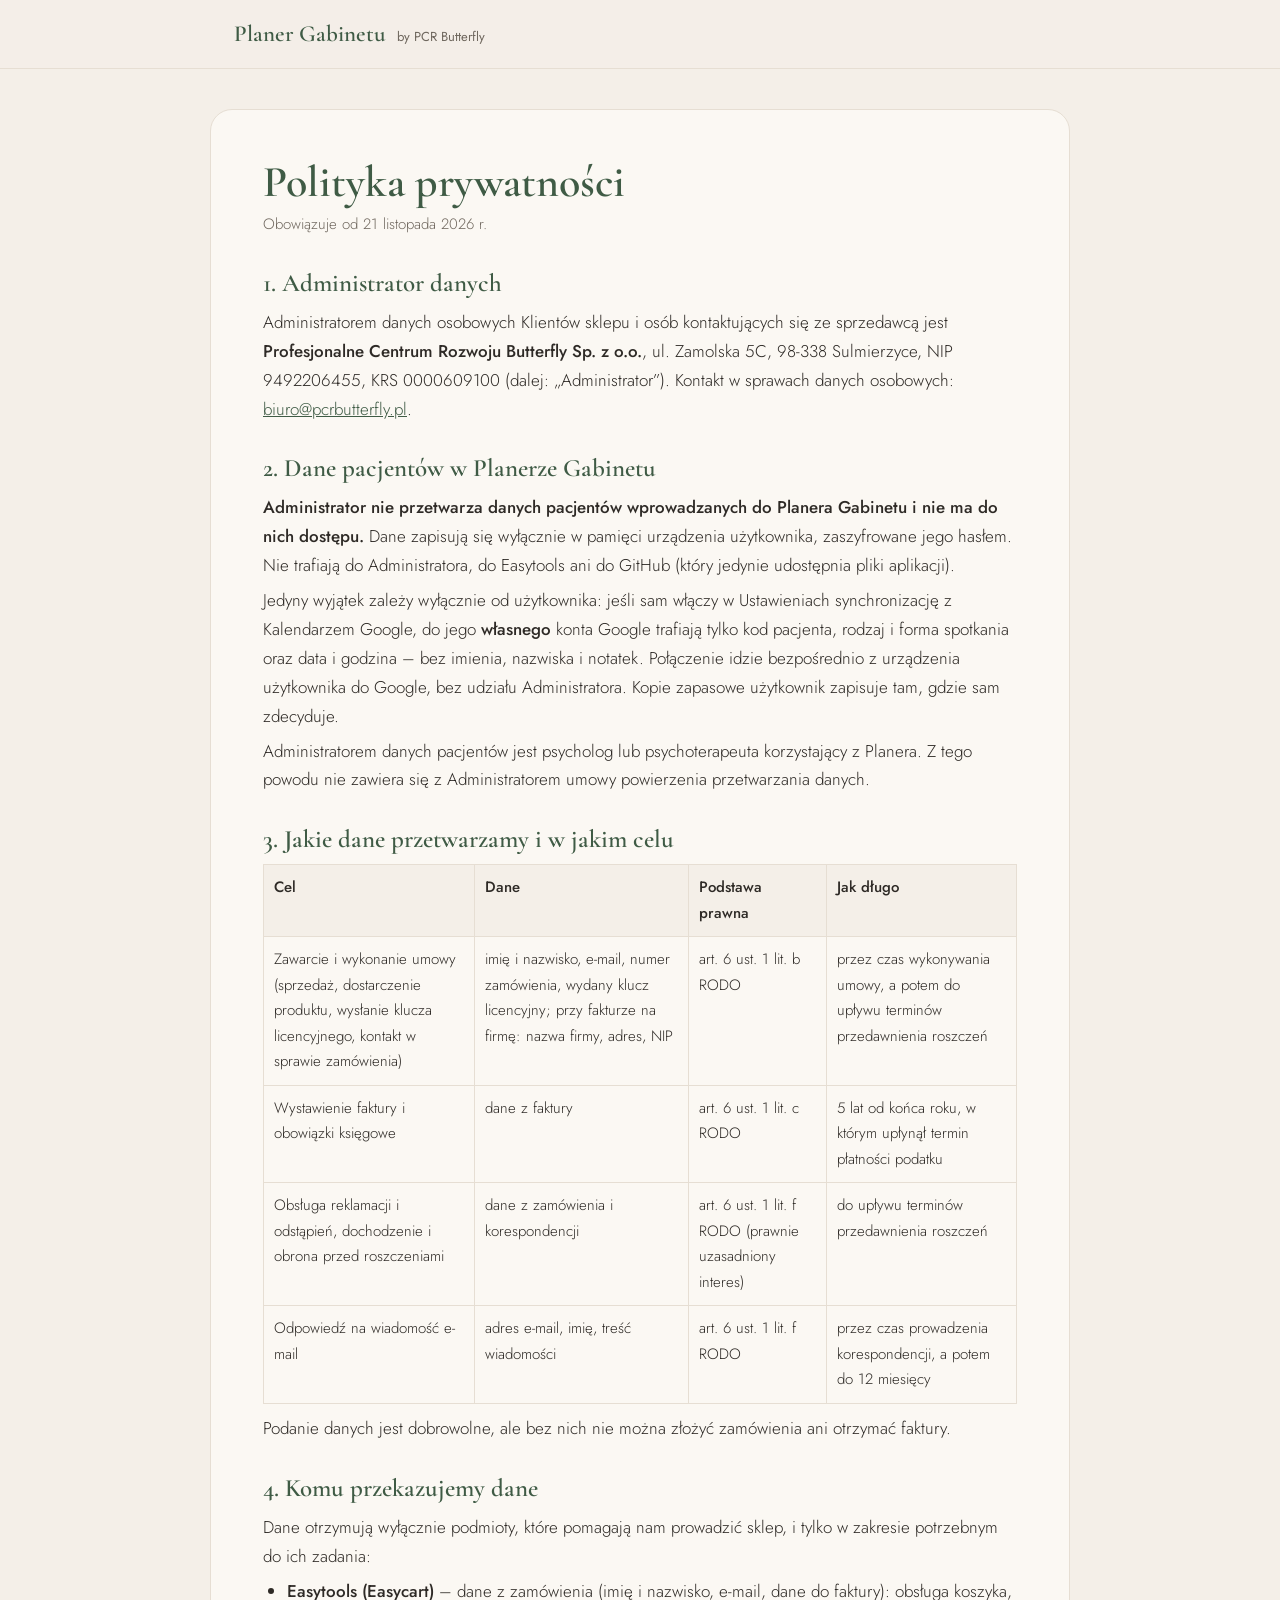
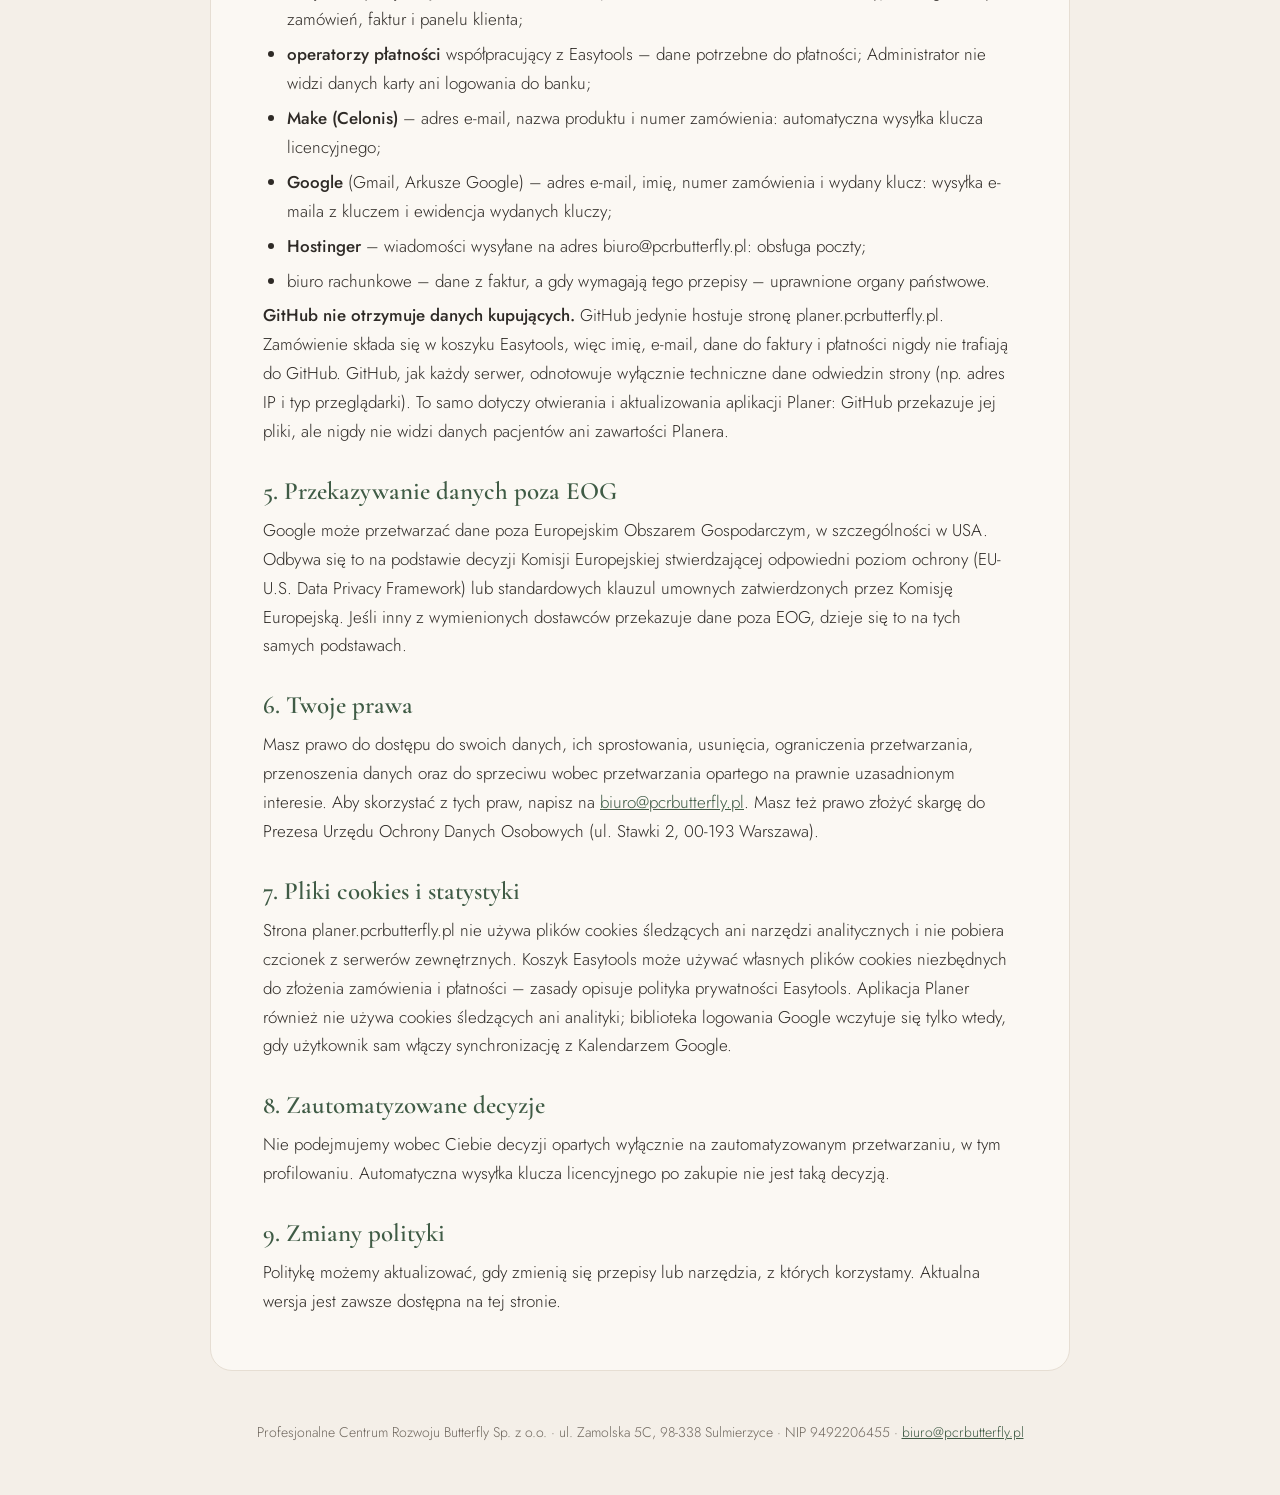
<file: polityka-prywatnosci.html>
<!DOCTYPE html>
<html lang="pl">
<head>
<meta charset="utf-8">
<meta name="viewport" content="width=device-width, initial-scale=1">
<title>Polityka prywatności | PCR Butterfly</title>
<meta name="robots" content="noindex">
<link rel="stylesheet" href="assets/fonts/fonts.css">
<link rel="stylesheet" href="assets/legal.css">
</head>
<body>
<header><div class="wrap"><a href="/" class="brand">Planer Gabinetu <small>by PCR Butterfly</small></a></div></header>
<main class="wrap doc">
<h1>Polityka prywatności</h1>
<p class="meta">Obowiązuje od 21 listopada 2026 r.</p>

<h2>1. Administrator danych</h2>
<p>Administratorem danych osobowych Klientów sklepu i osób kontaktujących się ze sprzedawcą jest <b>Profesjonalne Centrum Rozwoju Butterfly Sp. z o.o.</b>, ul. Zamolska 5C, 98-338 Sulmierzyce, NIP 9492206455, KRS 0000609100 (dalej: „Administrator”). Kontakt w sprawach danych osobowych: <a href="mailto:biuro@pcrbutterfly.pl">biuro@pcrbutterfly.pl</a>.</p>

<h2>2. Dane pacjentów w Planerze Gabinetu</h2>
<p><b>Administrator nie przetwarza danych pacjentów wprowadzanych do Planera Gabinetu i nie ma do nich dostępu.</b> Dane zapisują się wyłącznie w pamięci urządzenia użytkownika, zaszyfrowane jego hasłem. Nie trafiają do Administratora, do Easytools ani do GitHub (który jedynie udostępnia pliki aplikacji).</p>
<p>Jedyny wyjątek zależy wyłącznie od użytkownika: jeśli sam włączy w Ustawieniach synchronizację z Kalendarzem Google, do jego <b>własnego</b> konta Google trafiają tylko kod pacjenta, rodzaj i forma spotkania oraz data i godzina – bez imienia, nazwiska i notatek. Połączenie idzie bezpośrednio z urządzenia użytkownika do Google, bez udziału Administratora. Kopie zapasowe użytkownik zapisuje tam, gdzie sam zdecyduje.</p>
<p>Administratorem danych pacjentów jest psycholog lub psychoterapeuta korzystający z Planera. Z tego powodu nie zawiera się z Administratorem umowy powierzenia przetwarzania danych.</p>

<h2>3. Jakie dane przetwarzamy i w jakim celu</h2>
<table>
<tr><th>Cel</th><th>Dane</th><th>Podstawa prawna</th><th>Jak długo</th></tr>
<tr><td>Zawarcie i wykonanie umowy (sprzedaż, dostarczenie produktu, wysłanie klucza licencyjnego, kontakt w sprawie zamówienia)</td><td>imię i nazwisko, e-mail, numer zamówienia, wydany klucz licencyjny; przy fakturze na firmę: nazwa firmy, adres, NIP</td><td>art. 6 ust. 1 lit. b RODO</td><td>przez czas wykonywania umowy, a potem do upływu terminów przedawnienia roszczeń</td></tr>
<tr><td>Wystawienie faktury i obowiązki księgowe</td><td>dane z faktury</td><td>art. 6 ust. 1 lit. c RODO</td><td>5 lat od końca roku, w którym upłynął termin płatności podatku</td></tr>
<tr><td>Obsługa reklamacji i odstąpień, dochodzenie i obrona przed roszczeniami</td><td>dane z zamówienia i korespondencji</td><td>art. 6 ust. 1 lit. f RODO (prawnie uzasadniony interes)</td><td>do upływu terminów przedawnienia roszczeń</td></tr>
<tr><td>Odpowiedź na wiadomość e-mail</td><td>adres e-mail, imię, treść wiadomości</td><td>art. 6 ust. 1 lit. f RODO</td><td>przez czas prowadzenia korespondencji, a potem do 12 miesięcy</td></tr>
</table>
<p>Podanie danych jest dobrowolne, ale bez nich nie można złożyć zamówienia ani otrzymać faktury.</p>

<h2>4. Komu przekazujemy dane</h2>
<p>Dane otrzymują wyłącznie podmioty, które pomagają nam prowadzić sklep, i tylko w zakresie potrzebnym do ich zadania:</p>
<ul>
<li><b>Easytools (Easycart)</b> – dane z zamówienia (imię i nazwisko, e-mail, dane do faktury): obsługa koszyka, zamówień, faktur i panelu klienta;</li>
<li><b>operatorzy płatności</b> współpracujący z Easytools – dane potrzebne do płatności; Administrator nie widzi danych karty ani logowania do banku;</li>
<li><b>Make (Celonis)</b> – adres e-mail, nazwa produktu i numer zamówienia: automatyczna wysyłka klucza licencyjnego;</li>
<li><b>Google</b> (Gmail, Arkusze Google) – adres e-mail, imię, numer zamówienia i wydany klucz: wysyłka e-maila z kluczem i ewidencja wydanych kluczy;</li>
<li><b>Hostinger</b> – wiadomości wysyłane na adres biuro@pcrbutterfly.pl: obsługa poczty;</li>
<li>biuro rachunkowe – dane z faktur, a gdy wymagają tego przepisy – uprawnione organy państwowe.</li>
</ul>
<p><b>GitHub nie otrzymuje danych kupujących.</b> GitHub jedynie hostuje stronę planer.pcrbutterfly.pl. Zamówienie składa się w koszyku Easytools, więc imię, e-mail, dane do faktury i płatności nigdy nie trafiają do GitHub. GitHub, jak każdy serwer, odnotowuje wyłącznie techniczne dane odwiedzin strony (np. adres IP i typ przeglądarki). To samo dotyczy otwierania i aktualizowania aplikacji Planer: GitHub przekazuje jej pliki, ale nigdy nie widzi danych pacjentów ani zawartości Planera.</p>

<h2>5. Przekazywanie danych poza EOG</h2>
<p>Google może przetwarzać dane poza Europejskim Obszarem Gospodarczym, w szczególności w USA. Odbywa się to na podstawie decyzji Komisji Europejskiej stwierdzającej odpowiedni poziom ochrony (EU-U.S. Data Privacy Framework) lub standardowych klauzul umownych zatwierdzonych przez Komisję Europejską. Jeśli inny z wymienionych dostawców przekazuje dane poza EOG, dzieje się to na tych samych podstawach.</p>

<h2>6. Twoje prawa</h2>
<p>Masz prawo do dostępu do swoich danych, ich sprostowania, usunięcia, ograniczenia przetwarzania, przenoszenia danych oraz do sprzeciwu wobec przetwarzania opartego na prawnie uzasadnionym interesie. Aby skorzystać z tych praw, napisz na <a href="mailto:biuro@pcrbutterfly.pl">biuro@pcrbutterfly.pl</a>. Masz też prawo złożyć skargę do Prezesa Urzędu Ochrony Danych Osobowych (ul. Stawki 2, 00-193 Warszawa).</p>

<h2>7. Pliki cookies i statystyki</h2>
<p>Strona planer.pcrbutterfly.pl nie używa plików cookies śledzących ani narzędzi analitycznych i nie pobiera czcionek z serwerów zewnętrznych. Koszyk Easytools może używać własnych plików cookies niezbędnych do złożenia zamówienia i płatności – zasady opisuje polityka prywatności Easytools. Aplikacja Planer również nie używa cookies śledzących ani analityki; biblioteka logowania Google wczytuje się tylko wtedy, gdy użytkownik sam włączy synchronizację z Kalendarzem Google.</p>

<h2>8. Zautomatyzowane decyzje</h2>
<p>Nie podejmujemy wobec Ciebie decyzji opartych wyłącznie na zautomatyzowanym przetwarzaniu, w tym profilowaniu. Automatyczna wysyłka klucza licencyjnego po zakupie nie jest taką decyzją.</p>

<h2>9. Zmiany polityki</h2>
<p>Politykę możemy aktualizować, gdy zmienią się przepisy lub narzędzia, z których korzystamy. Aktualna wersja jest zawsze dostępna na tej stronie.</p>
</main>
<footer><div class="wrap">Profesjonalne Centrum Rozwoju Butterfly Sp. z o.o. · ul. Zamolska 5C, 98-338 Sulmierzyce · NIP 9492206455 · <a href="mailto:biuro@pcrbutterfly.pl">biuro@pcrbutterfly.pl</a></div></footer>
</body>
</html>
</file>
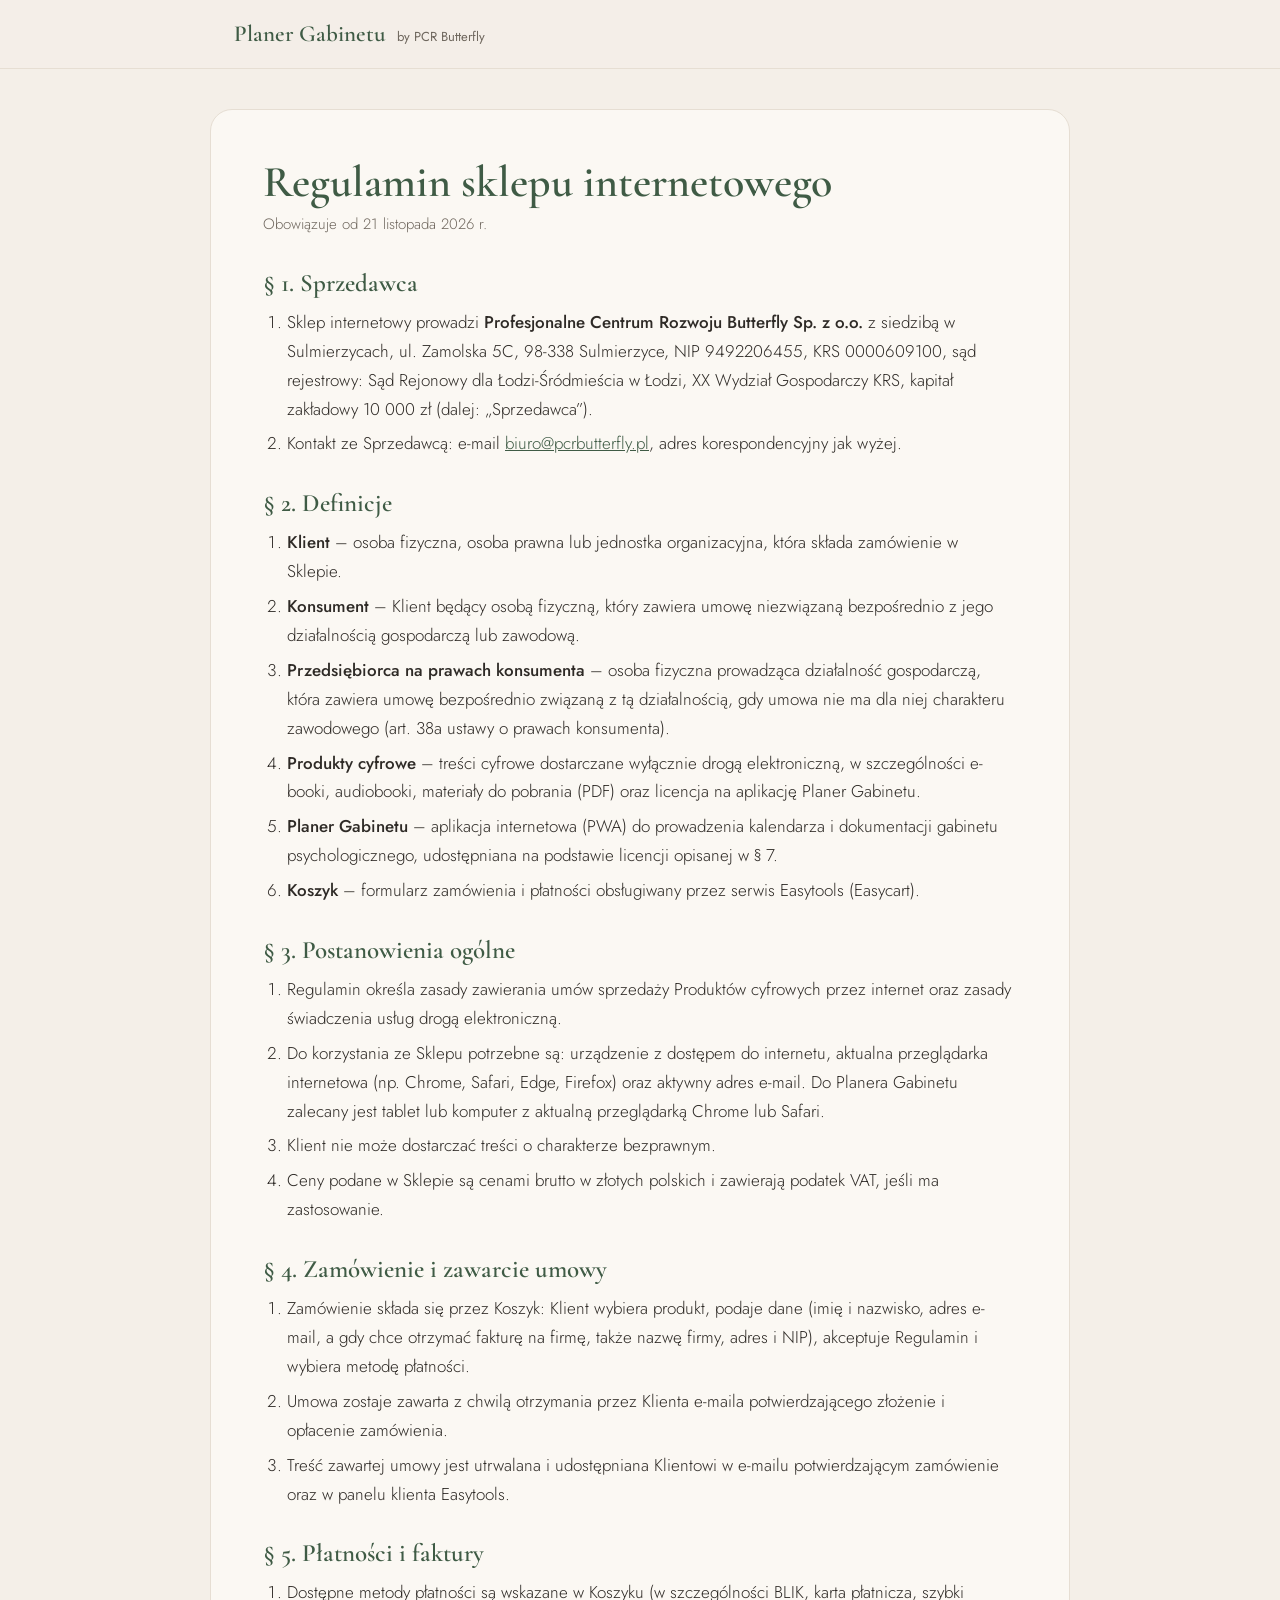
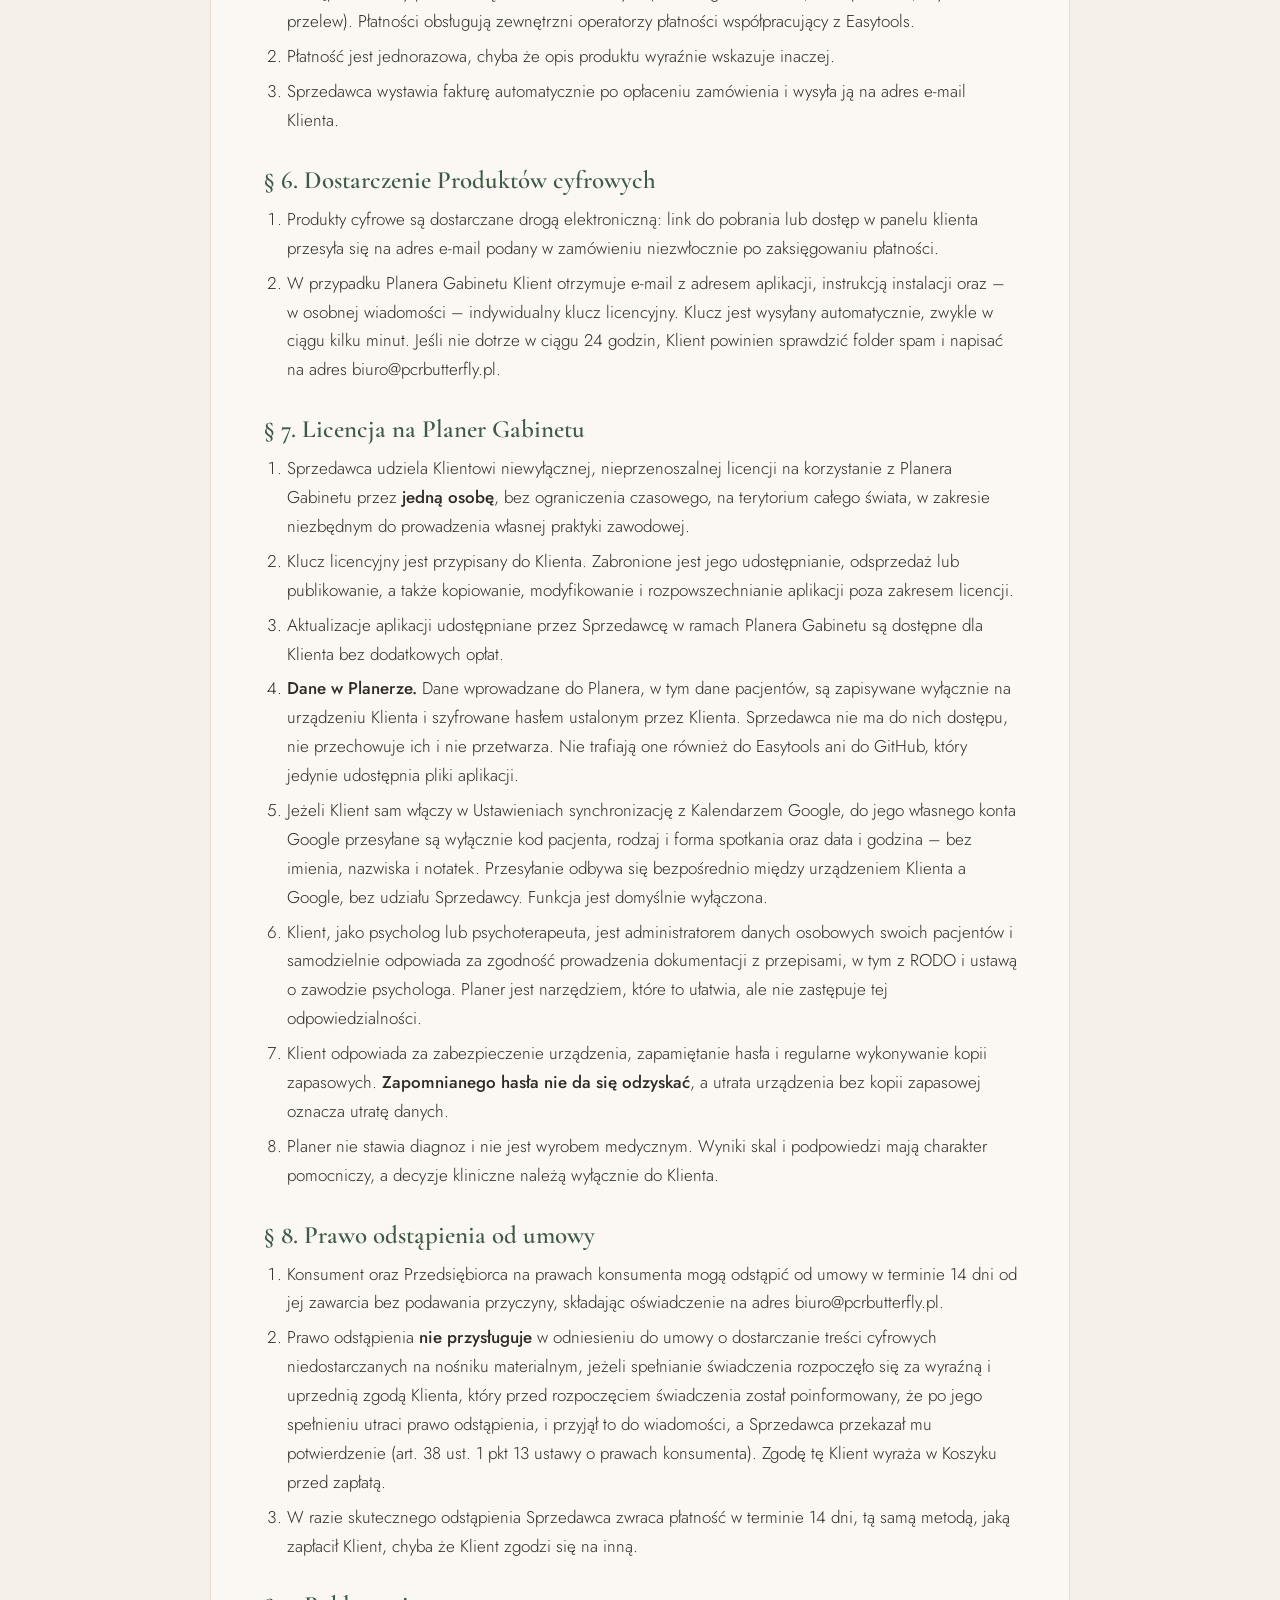
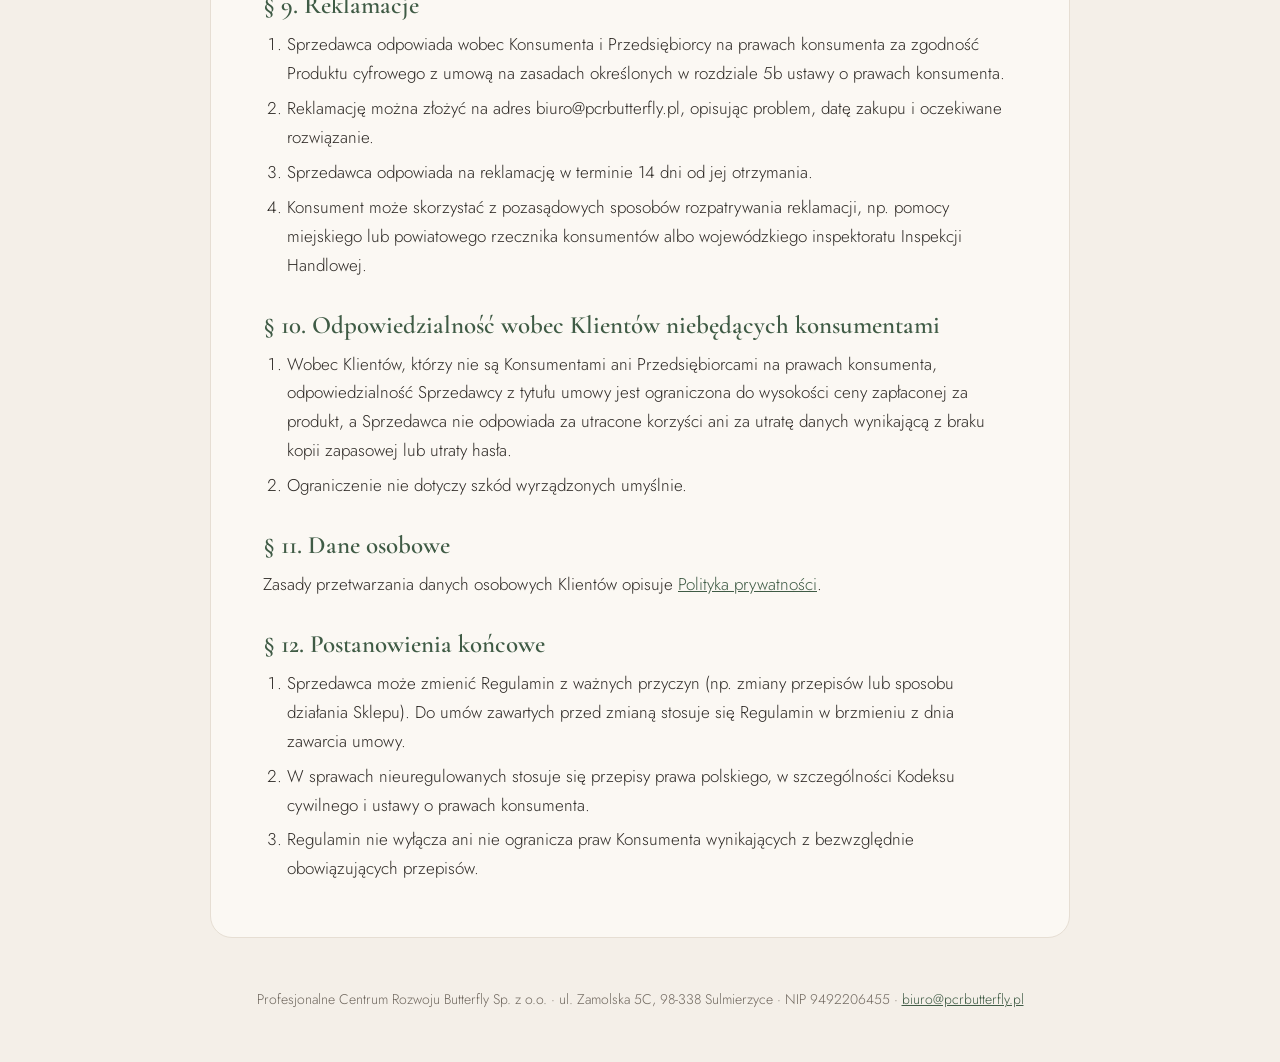
<file: regulamin.html>
<!DOCTYPE html>
<html lang="pl">
<head>
<meta charset="utf-8">
<meta name="viewport" content="width=device-width, initial-scale=1">
<title>Regulamin sklepu | PCR Butterfly</title>
<meta name="robots" content="noindex">
<link rel="stylesheet" href="assets/fonts/fonts.css">
<link rel="stylesheet" href="assets/legal.css">
</head>
<body>
<header><div class="wrap"><a href="/" class="brand">Planer Gabinetu <small>by PCR Butterfly</small></a></div></header>
<main class="wrap doc">
<h1>Regulamin sklepu internetowego</h1>
<p class="meta">Obowiązuje od 21 listopada 2026 r.</p>

<h2>§ 1. Sprzedawca</h2>
<ol>
<li>Sklep internetowy prowadzi <b>Profesjonalne Centrum Rozwoju Butterfly Sp. z o.o.</b> z siedzibą w Sulmierzycach, ul. Zamolska 5C, 98-338 Sulmierzyce, NIP 9492206455, KRS 0000609100, sąd rejestrowy: Sąd Rejonowy dla Łodzi-Śródmieścia w Łodzi, XX Wydział Gospodarczy KRS, kapitał zakładowy 10 000 zł (dalej: „Sprzedawca”).</li>
<li>Kontakt ze Sprzedawcą: e-mail <a href="mailto:biuro@pcrbutterfly.pl">biuro@pcrbutterfly.pl</a>, adres korespondencyjny jak wyżej.</li>
</ol>

<h2>§ 2. Definicje</h2>
<ol>
<li><b>Klient</b> – osoba fizyczna, osoba prawna lub jednostka organizacyjna, która składa zamówienie w Sklepie.</li>
<li><b>Konsument</b> – Klient będący osobą fizyczną, który zawiera umowę niezwiązaną bezpośrednio z jego działalnością gospodarczą lub zawodową.</li>
<li><b>Przedsiębiorca na prawach konsumenta</b> – osoba fizyczna prowadząca działalność gospodarczą, która zawiera umowę bezpośrednio związaną z tą działalnością, gdy umowa nie ma dla niej charakteru zawodowego (art. 38a ustawy o prawach konsumenta).</li>
<li><b>Produkty cyfrowe</b> – treści cyfrowe dostarczane wyłącznie drogą elektroniczną, w szczególności e-booki, audiobooki, materiały do pobrania (PDF) oraz licencja na aplikację Planer Gabinetu.</li>
<li><b>Planer Gabinetu</b> – aplikacja internetowa (PWA) do prowadzenia kalendarza i dokumentacji gabinetu psychologicznego, udostępniana na podstawie licencji opisanej w § 7.</li>
<li><b>Koszyk</b> – formularz zamówienia i płatności obsługiwany przez serwis Easytools (Easycart).</li>
</ol>

<h2>§ 3. Postanowienia ogólne</h2>
<ol>
<li>Regulamin określa zasady zawierania umów sprzedaży Produktów cyfrowych przez internet oraz zasady świadczenia usług drogą elektroniczną.</li>
<li>Do korzystania ze Sklepu potrzebne są: urządzenie z dostępem do internetu, aktualna przeglądarka internetowa (np. Chrome, Safari, Edge, Firefox) oraz aktywny adres e-mail. Do Planera Gabinetu zalecany jest tablet lub komputer z aktualną przeglądarką Chrome lub Safari.</li>
<li>Klient nie może dostarczać treści o charakterze bezprawnym.</li>
<li>Ceny podane w Sklepie są cenami brutto w złotych polskich i zawierają podatek VAT, jeśli ma zastosowanie.</li>
</ol>

<h2>§ 4. Zamówienie i zawarcie umowy</h2>
<ol>
<li>Zamówienie składa się przez Koszyk: Klient wybiera produkt, podaje dane (imię i nazwisko, adres e-mail, a gdy chce otrzymać fakturę na firmę, także nazwę firmy, adres i NIP), akceptuje Regulamin i wybiera metodę płatności.</li>
<li>Umowa zostaje zawarta z chwilą otrzymania przez Klienta e-maila potwierdzającego złożenie i opłacenie zamówienia.</li>
<li>Treść zawartej umowy jest utrwalana i udostępniana Klientowi w e-mailu potwierdzającym zamówienie oraz w panelu klienta Easytools.</li>
</ol>

<h2>§ 5. Płatności i faktury</h2>
<ol>
<li>Dostępne metody płatności są wskazane w Koszyku (w szczególności BLIK, karta płatnicza, szybki przelew). Płatności obsługują zewnętrzni operatorzy płatności współpracujący z Easytools.</li>
<li>Płatność jest jednorazowa, chyba że opis produktu wyraźnie wskazuje inaczej.</li>
<li>Sprzedawca wystawia fakturę automatycznie po opłaceniu zamówienia i wysyła ją na adres e-mail Klienta.</li>
</ol>

<h2>§ 6. Dostarczenie Produktów cyfrowych</h2>
<ol>
<li>Produkty cyfrowe są dostarczane drogą elektroniczną: link do pobrania lub dostęp w panelu klienta przesyła się na adres e-mail podany w zamówieniu niezwłocznie po zaksięgowaniu płatności.</li>
<li>W przypadku Planera Gabinetu Klient otrzymuje e-mail z adresem aplikacji, instrukcją instalacji oraz – w osobnej wiadomości – indywidualny klucz licencyjny. Klucz jest wysyłany automatycznie, zwykle w ciągu kilku minut. Jeśli nie dotrze w ciągu 24 godzin, Klient powinien sprawdzić folder spam i napisać na adres biuro@pcrbutterfly.pl.</li>
</ol>

<h2>§ 7. Licencja na Planer Gabinetu</h2>
<ol>
<li>Sprzedawca udziela Klientowi niewyłącznej, nieprzenoszalnej licencji na korzystanie z Planera Gabinetu przez <b>jedną osobę</b>, bez ograniczenia czasowego, na terytorium całego świata, w zakresie niezbędnym do prowadzenia własnej praktyki zawodowej.</li>
<li>Klucz licencyjny jest przypisany do Klienta. Zabronione jest jego udostępnianie, odsprzedaż lub publikowanie, a także kopiowanie, modyfikowanie i rozpowszechnianie aplikacji poza zakresem licencji.</li>
<li>Aktualizacje aplikacji udostępniane przez Sprzedawcę w ramach Planera Gabinetu są dostępne dla Klienta bez dodatkowych opłat.</li>
<li><b>Dane w Planerze.</b> Dane wprowadzane do Planera, w tym dane pacjentów, są zapisywane wyłącznie na urządzeniu Klienta i szyfrowane hasłem ustalonym przez Klienta. Sprzedawca nie ma do nich dostępu, nie przechowuje ich i nie przetwarza. Nie trafiają one również do Easytools ani do GitHub, który jedynie udostępnia pliki aplikacji.</li>
<li>Jeżeli Klient sam włączy w Ustawieniach synchronizację z Kalendarzem Google, do jego własnego konta Google przesyłane są wyłącznie kod pacjenta, rodzaj i forma spotkania oraz data i godzina – bez imienia, nazwiska i notatek. Przesyłanie odbywa się bezpośrednio między urządzeniem Klienta a Google, bez udziału Sprzedawcy. Funkcja jest domyślnie wyłączona.</li>
<li>Klient, jako psycholog lub psychoterapeuta, jest administratorem danych osobowych swoich pacjentów i samodzielnie odpowiada za zgodność prowadzenia dokumentacji z przepisami, w tym z RODO i ustawą o zawodzie psychologa. Planer jest narzędziem, które to ułatwia, ale nie zastępuje tej odpowiedzialności.</li>
<li>Klient odpowiada za zabezpieczenie urządzenia, zapamiętanie hasła i regularne wykonywanie kopii zapasowych. <b>Zapomnianego hasła nie da się odzyskać</b>, a utrata urządzenia bez kopii zapasowej oznacza utratę danych.</li>
<li>Planer nie stawia diagnoz i nie jest wyrobem medycznym. Wyniki skal i podpowiedzi mają charakter pomocniczy, a decyzje kliniczne należą wyłącznie do Klienta.</li>
</ol>

<h2>§ 8. Prawo odstąpienia od umowy</h2>
<ol>
<li>Konsument oraz Przedsiębiorca na prawach konsumenta mogą odstąpić od umowy w terminie 14 dni od jej zawarcia bez podawania przyczyny, składając oświadczenie na adres biuro@pcrbutterfly.pl.</li>
<li>Prawo odstąpienia <b>nie przysługuje</b> w odniesieniu do umowy o dostarczanie treści cyfrowych niedostarczanych na nośniku materialnym, jeżeli spełnianie świadczenia rozpoczęło się za wyraźną i uprzednią zgodą Klienta, który przed rozpoczęciem świadczenia został poinformowany, że po jego spełnieniu utraci prawo odstąpienia, i przyjął to do wiadomości, a Sprzedawca przekazał mu potwierdzenie (art. 38 ust. 1 pkt 13 ustawy o prawach konsumenta). Zgodę tę Klient wyraża w Koszyku przed zapłatą.</li>
<li>W razie skutecznego odstąpienia Sprzedawca zwraca płatność w terminie 14 dni, tą samą metodą, jaką zapłacił Klient, chyba że Klient zgodzi się na inną.</li>
</ol>

<h2>§ 9. Reklamacje</h2>
<ol>
<li>Sprzedawca odpowiada wobec Konsumenta i Przedsiębiorcy na prawach konsumenta za zgodność Produktu cyfrowego z umową na zasadach określonych w rozdziale 5b ustawy o prawach konsumenta.</li>
<li>Reklamację można złożyć na adres biuro@pcrbutterfly.pl, opisując problem, datę zakupu i oczekiwane rozwiązanie.</li>
<li>Sprzedawca odpowiada na reklamację w terminie 14 dni od jej otrzymania.</li>
<li>Konsument może skorzystać z pozasądowych sposobów rozpatrywania reklamacji, np. pomocy miejskiego lub powiatowego rzecznika konsumentów albo wojewódzkiego inspektoratu Inspekcji Handlowej.</li>
</ol>

<h2>§ 10. Odpowiedzialność wobec Klientów niebędących konsumentami</h2>
<ol>
<li>Wobec Klientów, którzy nie są Konsumentami ani Przedsiębiorcami na prawach konsumenta, odpowiedzialność Sprzedawcy z tytułu umowy jest ograniczona do wysokości ceny zapłaconej za produkt, a Sprzedawca nie odpowiada za utracone korzyści ani za utratę danych wynikającą z braku kopii zapasowej lub utraty hasła.</li>
<li>Ograniczenie nie dotyczy szkód wyrządzonych umyślnie.</li>
</ol>

<h2>§ 11. Dane osobowe</h2>
<p>Zasady przetwarzania danych osobowych Klientów opisuje <a href="/polityka-prywatnosci.html">Polityka prywatności</a>.</p>

<h2>§ 12. Postanowienia końcowe</h2>
<ol>
<li>Sprzedawca może zmienić Regulamin z ważnych przyczyn (np. zmiany przepisów lub sposobu działania Sklepu). Do umów zawartych przed zmianą stosuje się Regulamin w brzmieniu z dnia zawarcia umowy.</li>
<li>W sprawach nieuregulowanych stosuje się przepisy prawa polskiego, w szczególności Kodeksu cywilnego i ustawy o prawach konsumenta.</li>
<li>Regulamin nie wyłącza ani nie ogranicza praw Konsumenta wynikających z bezwzględnie obowiązujących przepisów.</li>
</ol>
</main>
<footer><div class="wrap">Profesjonalne Centrum Rozwoju Butterfly Sp. z o.o. · ul. Zamolska 5C, 98-338 Sulmierzyce · NIP 9492206455 · <a href="mailto:biuro@pcrbutterfly.pl">biuro@pcrbutterfly.pl</a></div></footer>
</body>
</html>
</file>
<file: assets/fonts/fonts.css>
@font-face{font-family:'Cormorant Garamond';font-style:normal;font-weight:500;font-display:swap;src:url(cormorant-garamond-latin-500-normal.woff2) format('woff2');unicode-range:U+0000-00FF,U+0131,U+0152-0153,U+02BB-02BC,U+02C6,U+02DA,U+02DC,U+0304,U+0308,U+0329,U+2000-206F,U+20AC,U+2122,U+2191,U+2193,U+2212,U+2215,U+FEFF,U+FFFD}
@font-face{font-family:'Cormorant Garamond';font-style:normal;font-weight:500;font-display:swap;src:url(cormorant-garamond-latin-ext-500-normal.woff2) format('woff2');unicode-range:U+0100-02BA,U+02BD-02C5,U+02C7-02CC,U+02CE-02D7,U+02DD-02FF,U+0304,U+0308,U+0329,U+1D00-1DBF,U+1E00-1E9F,U+1EF2-1EFF,U+2020,U+20A0-20AB,U+20AD-20C0,U+2113,U+2C60-2C7F,U+A720-A7FF}
@font-face{font-family:'Cormorant Garamond';font-style:normal;font-weight:600;font-display:swap;src:url(cormorant-garamond-latin-600-normal.woff2) format('woff2');unicode-range:U+0000-00FF,U+0131,U+0152-0153,U+02BB-02BC,U+02C6,U+02DA,U+02DC,U+0304,U+0308,U+0329,U+2000-206F,U+20AC,U+2122,U+2191,U+2193,U+2212,U+2215,U+FEFF,U+FFFD}
@font-face{font-family:'Cormorant Garamond';font-style:normal;font-weight:600;font-display:swap;src:url(cormorant-garamond-latin-ext-600-normal.woff2) format('woff2');unicode-range:U+0100-02BA,U+02BD-02C5,U+02C7-02CC,U+02CE-02D7,U+02DD-02FF,U+0304,U+0308,U+0329,U+1D00-1DBF,U+1E00-1E9F,U+1EF2-1EFF,U+2020,U+20A0-20AB,U+20AD-20C0,U+2113,U+2C60-2C7F,U+A720-A7FF}
@font-face{font-family:'Cormorant Garamond';font-style:italic;font-weight:500;font-display:swap;src:url(cormorant-garamond-latin-500-italic.woff2) format('woff2');unicode-range:U+0000-00FF,U+0131,U+0152-0153,U+02BB-02BC,U+02C6,U+02DA,U+02DC,U+0304,U+0308,U+0329,U+2000-206F,U+20AC,U+2122,U+2191,U+2193,U+2212,U+2215,U+FEFF,U+FFFD}
@font-face{font-family:'Cormorant Garamond';font-style:italic;font-weight:500;font-display:swap;src:url(cormorant-garamond-latin-ext-500-italic.woff2) format('woff2');unicode-range:U+0100-02BA,U+02BD-02C5,U+02C7-02CC,U+02CE-02D7,U+02DD-02FF,U+0304,U+0308,U+0329,U+1D00-1DBF,U+1E00-1E9F,U+1EF2-1EFF,U+2020,U+20A0-20AB,U+20AD-20C0,U+2113,U+2C60-2C7F,U+A720-A7FF}
@font-face{font-family:'Jost';font-style:normal;font-weight:300;font-display:swap;src:url(jost-latin-300-normal.woff2) format('woff2');unicode-range:U+0000-00FF,U+0131,U+0152-0153,U+02BB-02BC,U+02C6,U+02DA,U+02DC,U+0304,U+0308,U+0329,U+2000-206F,U+20AC,U+2122,U+2191,U+2193,U+2212,U+2215,U+FEFF,U+FFFD}
@font-face{font-family:'Jost';font-style:normal;font-weight:300;font-display:swap;src:url(jost-latin-ext-300-normal.woff2) format('woff2');unicode-range:U+0100-02BA,U+02BD-02C5,U+02C7-02CC,U+02CE-02D7,U+02DD-02FF,U+0304,U+0308,U+0329,U+1D00-1DBF,U+1E00-1E9F,U+1EF2-1EFF,U+2020,U+20A0-20AB,U+20AD-20C0,U+2113,U+2C60-2C7F,U+A720-A7FF}
@font-face{font-family:'Jost';font-style:normal;font-weight:400;font-display:swap;src:url(jost-latin-400-normal.woff2) format('woff2');unicode-range:U+0000-00FF,U+0131,U+0152-0153,U+02BB-02BC,U+02C6,U+02DA,U+02DC,U+0304,U+0308,U+0329,U+2000-206F,U+20AC,U+2122,U+2191,U+2193,U+2212,U+2215,U+FEFF,U+FFFD}
@font-face{font-family:'Jost';font-style:normal;font-weight:400;font-display:swap;src:url(jost-latin-ext-400-normal.woff2) format('woff2');unicode-range:U+0100-02BA,U+02BD-02C5,U+02C7-02CC,U+02CE-02D7,U+02DD-02FF,U+0304,U+0308,U+0329,U+1D00-1DBF,U+1E00-1E9F,U+1EF2-1EFF,U+2020,U+20A0-20AB,U+20AD-20C0,U+2113,U+2C60-2C7F,U+A720-A7FF}
@font-face{font-family:'Jost';font-style:normal;font-weight:500;font-display:swap;src:url(jost-latin-500-normal.woff2) format('woff2');unicode-range:U+0000-00FF,U+0131,U+0152-0153,U+02BB-02BC,U+02C6,U+02DA,U+02DC,U+0304,U+0308,U+0329,U+2000-206F,U+20AC,U+2122,U+2191,U+2193,U+2212,U+2215,U+FEFF,U+FFFD}
@font-face{font-family:'Jost';font-style:normal;font-weight:500;font-display:swap;src:url(jost-latin-ext-500-normal.woff2) format('woff2');unicode-range:U+0100-02BA,U+02BD-02C5,U+02C7-02CC,U+02CE-02D7,U+02DD-02FF,U+0304,U+0308,U+0329,U+1D00-1DBF,U+1E00-1E9F,U+1EF2-1EFF,U+2020,U+20A0-20AB,U+20AD-20C0,U+2113,U+2C60-2C7F,U+A720-A7FF}
</file>
<file: assets/legal.css>
:root{--bg:#F4EFE8;--paper:#FBF8F3;--ink:#2E2A26;--muted:#6F675E;--deep:#3F5B45;--terra:#B8735A;--line:#E6DED3}
*{box-sizing:border-box;margin:0;padding:0}
body{background:var(--bg);color:var(--ink);font:300 17px/1.7 'Jost',system-ui,sans-serif}
.wrap{max-width:860px;margin:0 auto;padding:0 24px}
header{border-bottom:1px solid var(--line);background:rgba(244,239,232,.9)}
header .wrap{height:68px;display:flex;align-items:center}
.brand{font:600 23px 'Cormorant Garamond',Georgia,serif;color:var(--deep);text-decoration:none}
.brand small{font:400 13px 'Jost';color:var(--muted);margin-left:6px}
.doc{background:var(--paper);border:1px solid var(--line);border-radius:22px;padding:48px 52px;margin:40px auto}
h1{font:600 44px/1.1 'Cormorant Garamond',Georgia,serif;color:var(--deep);margin-bottom:6px}
.meta{color:var(--muted);font-size:15px;margin-bottom:28px}
h2{font:600 25px 'Cormorant Garamond',Georgia,serif;color:var(--deep);margin:30px 0 10px}
p,li{margin:6px 0}
ol,ul{padding-left:24px}
b{font-weight:500}
a{color:var(--deep)}
table{width:100%;border-collapse:collapse;font-size:15px;margin:10px 0}
th,td{border:1px solid var(--line);padding:10px;text-align:left;vertical-align:top}
th{background:var(--bg);font-weight:500}
.todo{background:#F2DDD2;color:#8a3f2a;padding:0 6px;border-radius:6px;font-weight:500}
footer{text-align:center;color:var(--muted);font-size:14px;padding:10px 0 50px}
@media(max-width:640px){.doc{padding:28px 22px}h1{font-size:34px}table{font-size:13px}}
</file>
